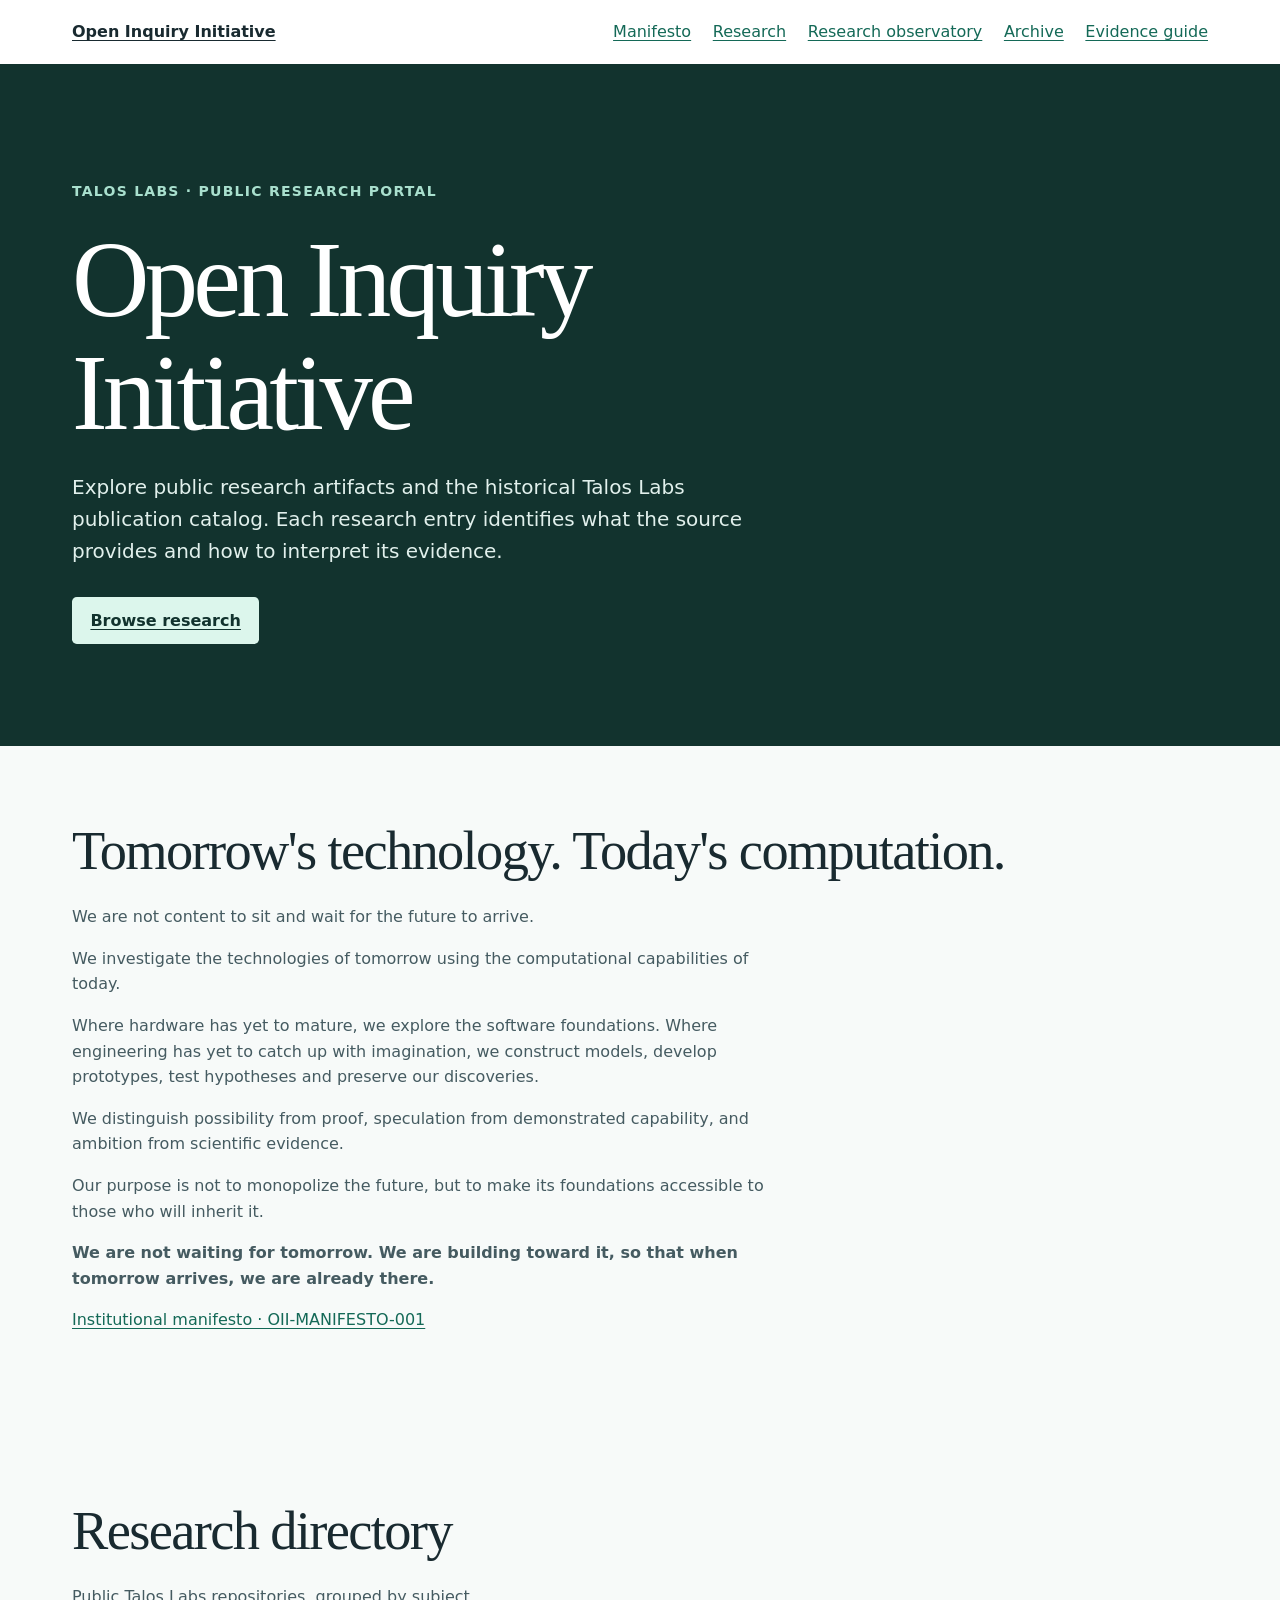
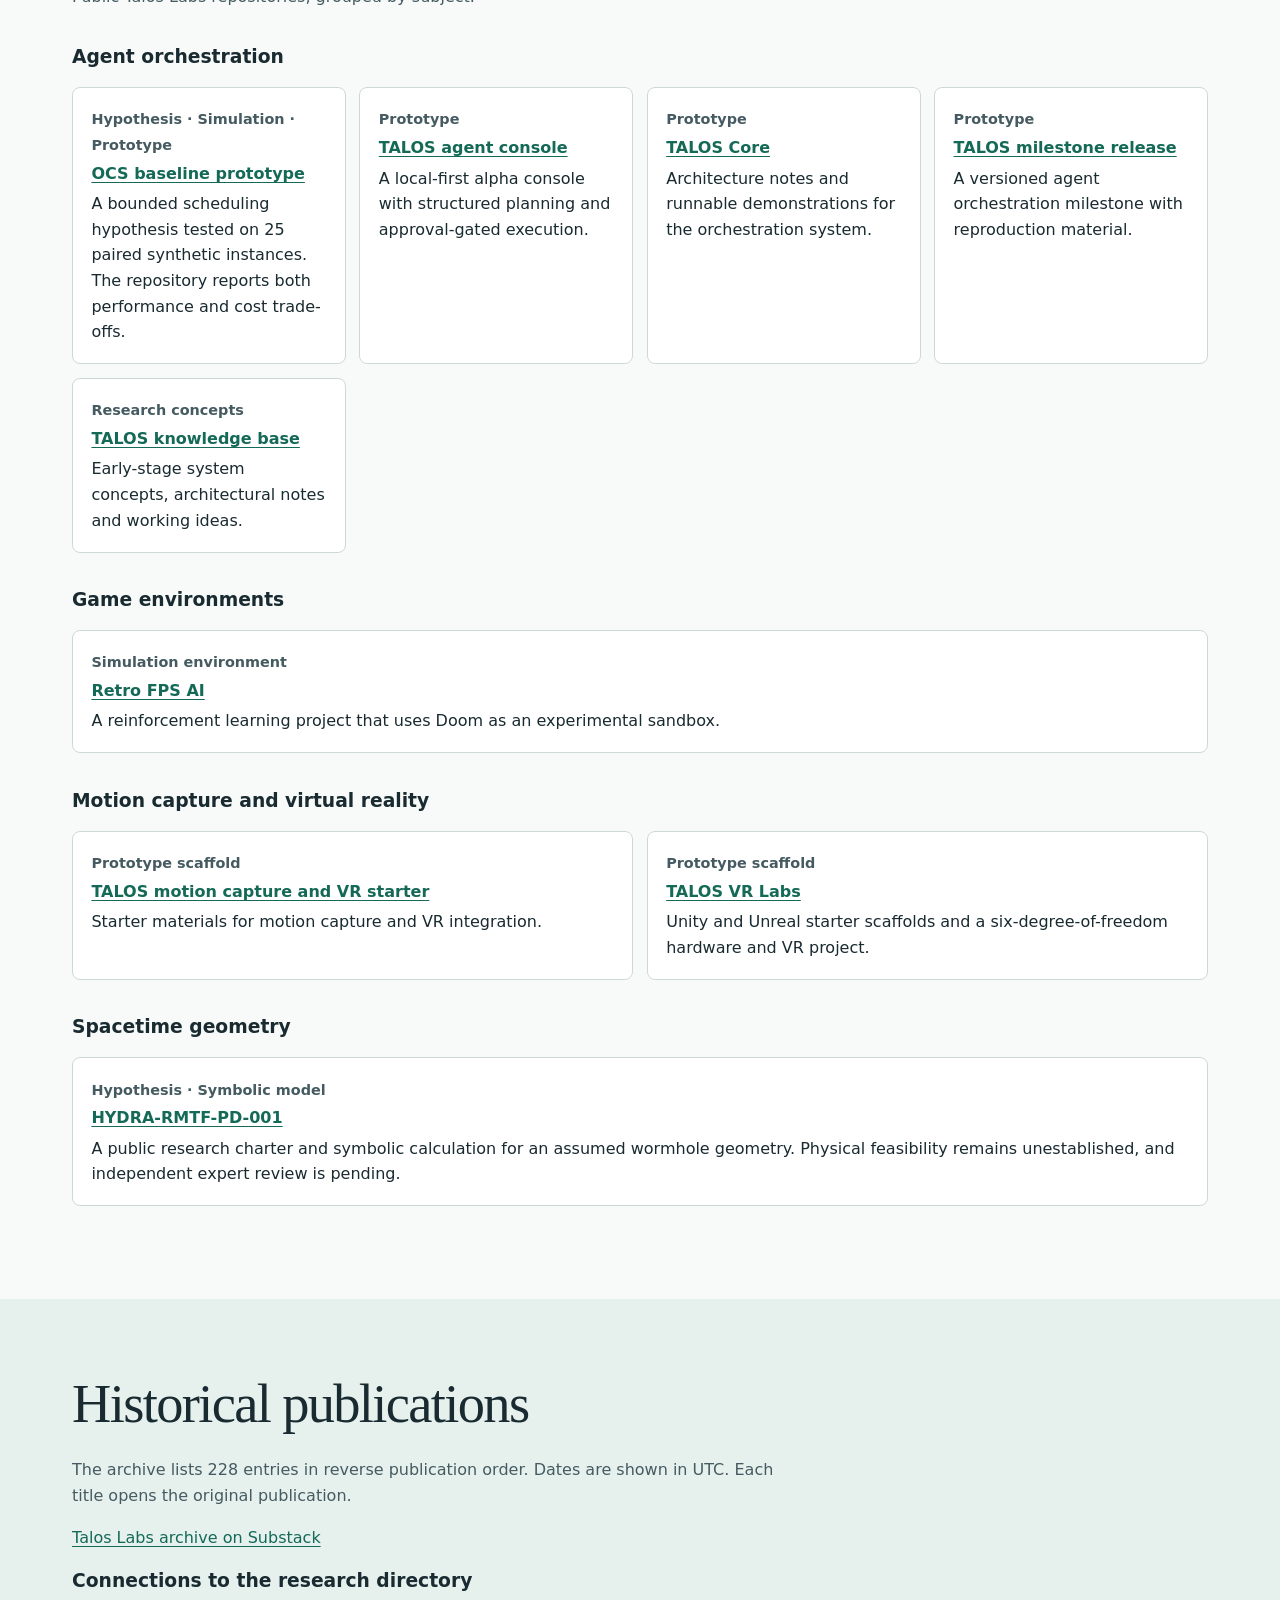
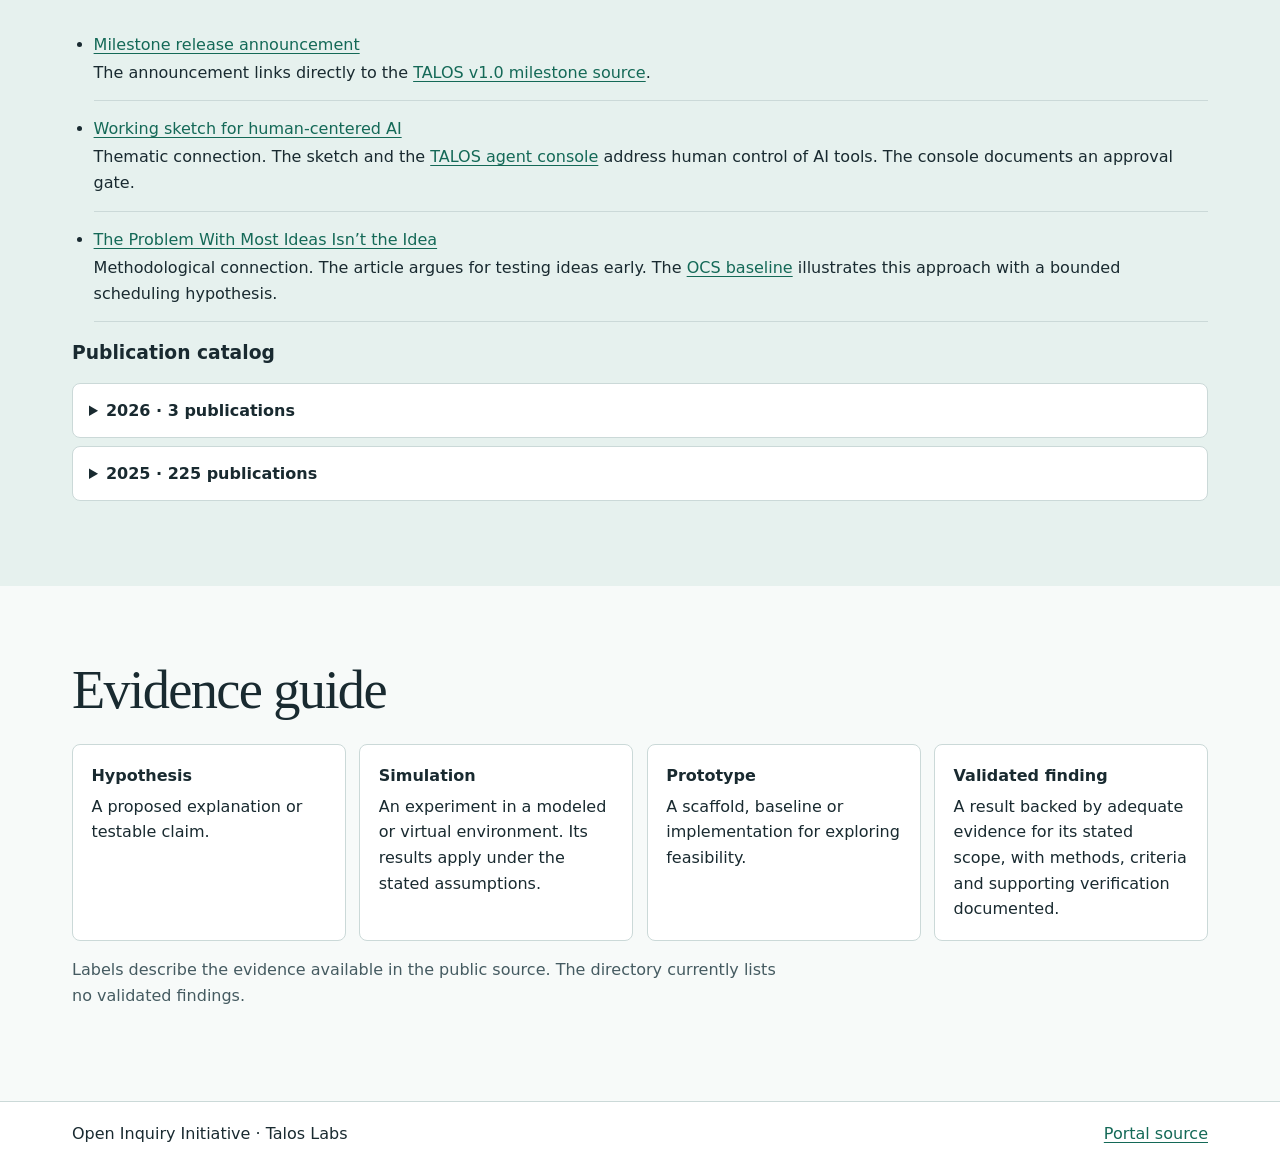
<file: index.html>
<!doctype html>
<html lang="en">
<head>
  <meta charset="utf-8">
  <meta name="viewport" content="width=device-width, initial-scale=1">
  <meta name="description" content="A public index of Open Inquiry Initiative research repositories and historical Talos Labs publications.">
  <meta name="referrer" content="no-referrer">
  <title>Open Inquiry Initiative</title>
  <link rel="stylesheet" href="styles.css">
</head>
<body>
  <a class="skip" href="#main">Skip to content</a>
  <header class="top">
    <div class="wrap masthead">
      <a class="wordmark" href="#main">Open Inquiry Initiative</a>
      <nav aria-label="Main">
        <a href="#manifesto">Manifesto</a>
        <a href="#research">Research</a>
        <a href="observatory/">Research observatory</a>
        <a href="#archive">Archive</a>
        <a href="#evidence">Evidence guide</a>
      </nav>
    </div>
  </header>
  <main id="main" tabindex="-1">
    <section class="hero">
      <div class="wrap">
        <p class="label">Talos Labs · Public research portal</p>
        <h1>Open Inquiry<br>Initiative</h1>
        <p class="intro">Explore public research artifacts and the historical Talos Labs publication catalog. Each research entry identifies what the source provides and how to interpret its evidence.</p>
        <a class="button" href="#research">Browse research</a>
      </div>
    </section>
    <section class="wrap section" id="manifesto">
      <h2>Tomorrow's technology. Today's computation.</h2>
      <p>We are not content to sit and wait for the future to arrive.</p>
      <p>We investigate the technologies of tomorrow using the computational capabilities of today.</p>
      <p>Where hardware has yet to mature, we explore the software foundations. Where engineering has yet to catch up with imagination, we construct models, develop prototypes, test hypotheses and preserve our discoveries.</p>
      <p>We distinguish possibility from proof, speculation from demonstrated capability, and ambition from scientific evidence.</p>
      <p>Our purpose is not to monopolize the future, but to make its foundations accessible to those who will inherit it.</p>
      <p><strong>We are not waiting for tomorrow. We are building toward it, so that when tomorrow arrives, we are already there.</strong></p>
      <p><a href="https://github.com/Open-Inquiry-Initiative/open-inquiry-initiative/blob/main/MANIFESTO.md">Institutional manifesto · OII-MANIFESTO-001</a></p>
    </section>
    <section class="wrap section" id="research">
      <h2>Research directory</h2>
      <p>Public Talos Labs repositories, grouped by subject.</p>
      <div class="group"><h3>Agent orchestration</h3>
        <ul class="cards" role="list">
          <li class="card"><span class="status">Hypothesis · Simulation · Prototype</span><h4><a href="https://github.com/Talos-Labs-documents/ocs-baseline-prototype#readme">OCS baseline prototype</a></h4><p>A bounded scheduling hypothesis tested on 25 paired synthetic instances. The repository reports both performance and cost trade-offs.</p></li>
          <li class="card"><span class="status">Prototype</span><h4><a href="https://github.com/Talos-Labs-documents/talos#readme">TALOS agent console</a></h4><p>A local-first alpha console with structured planning and approval-gated execution.</p></li>
          <li class="card"><span class="status">Prototype</span><h4><a href="https://github.com/Talos-Labs-documents/talos-core/blob/main/Readme.md">TALOS Core</a></h4><p>Architecture notes and runnable demonstrations for the orchestration system.</p></li>
          <li class="card"><span class="status">Prototype</span><h4><a href="https://github.com/Talos-Labs-documents/talos-milestone-release/releases/tag/v1.0">TALOS milestone release</a></h4><p>A versioned agent orchestration milestone with reproduction material.</p></li>
          <li class="card"><span class="status">Research concepts</span><h4><a href="https://github.com/Talos-Labs-documents/talos-knowledge-base#readme">TALOS knowledge base</a></h4><p>Early-stage system concepts, architectural notes and working ideas.</p></li>
        </ul>
      </div>
      <div class="group"><h3>Game environments</h3>
        <ul class="cards" role="list">
          <li class="card"><span class="status">Simulation environment</span><h4><a href="https://github.com/Talos-Labs-documents/retro-fps-ai#readme">Retro FPS AI</a></h4><p>A reinforcement learning project that uses Doom as an experimental sandbox.</p></li>
        </ul>
      </div>
      <div class="group"><h3>Motion capture and virtual reality</h3>
        <ul class="cards" role="list">
          <li class="card"><span class="status">Prototype scaffold</span><h4><a href="https://github.com/Talos-Labs-documents/TALOS-MoCap-VR-starter#readme">TALOS motion capture and VR starter</a></h4><p>Starter materials for motion capture and VR integration.</p></li>
          <li class="card"><span class="status">Prototype scaffold</span><h4><a href="https://github.com/Talos-Labs-documents/talos-vr-labs#readme">TALOS VR Labs</a></h4><p>Unity and Unreal starter scaffolds and a six-degree-of-freedom hardware and VR project.</p></li>
        </ul>
      </div>
      <div class="group"><h3>Spacetime geometry</h3>
        <ul class="cards" role="list">
          <li class="card"><span class="status">Hypothesis · Symbolic model</span><h4><a href="https://github.com/Talos-Labs-documents/talos-knowledge-base/tree/main/research/HYDRA-RMTF-PD-001">HYDRA-RMTF-PD-001</a></h4><p>A public research charter and symbolic calculation for an assumed wormhole geometry. Physical feasibility remains unestablished, and independent expert review is pending.</p></li>
        </ul>
      </div>
    </section>
    <section class="archive" id="archive">
      <div class="wrap section">
        <h2>Historical publications</h2>
        <p>The archive lists 228 entries in reverse publication order. Dates are shown in UTC. Each title opens the original publication.</p>
        <p><a href="https://taloslabs.substack.com/archive">Talos Labs archive on Substack</a></p>
        <h3>Connections to the research directory</h3>
        <ul class="archive-list">
          <li><p><a href="https://taloslabs.substack.com/p/milestone-release-talos-labs-reproducible">Milestone release announcement</a></p><p>The announcement links directly to the <a href="https://github.com/Talos-Labs-documents/talos-milestone-release/tree/v1.0">TALOS v1.0 milestone source</a>.</p></li>
          <li><p><a href="https://taloslabs.substack.com/p/working-sketch-a-human-centered-ai">Working sketch for human-centered AI</a></p><p>Thematic connection. The sketch and the <a href="https://github.com/Talos-Labs-documents/talos#readme">TALOS agent console</a> address human control of AI tools. The console documents an approval gate.</p></li>
          <li><p><a href="https://taloslabs.substack.com/p/the-problem-with-most-ideas-isnt">The Problem With Most Ideas Isn’t the Idea</a></p><p>Methodological connection. The article argues for testing ideas early. The <a href="https://github.com/Talos-Labs-documents/ocs-baseline-prototype#readme">OCS baseline</a> illustrates this approach with a bounded scheduling hypothesis.</p></li>
        </ul>
        <h3>Publication catalog</h3>
        <details><summary>2026 · 3 publications</summary>
          <ul class="archive-list">
            <li><p><a href="https://taloslabs.substack.com/p/the-problem-with-most-ideas-isnt">The Problem With Most Ideas Isn’t the Idea</a></p><time datetime="2026-03-27T07:02:14.088Z">March 27, 2026</time></li>
            <li><p><a href="https://taloslabs.substack.com/p/this-is-what-journalism-becomes-when">This Is What Journalism Becomes When Humans Think With AI</a></p><time datetime="2026-02-23T06:20:01.455Z">February 23, 2026</time></li>
            <li><p><a href="https://taloslabs.substack.com/p/working-sketch-a-human-centered-ai">Working Sketch: A Human-Centered AI Operating Model</a></p><time datetime="2026-01-16T02:19:48.891Z">January 16, 2026</time></li>
          </ul>
        </details>
        <details><summary>2025 · 225 publications</summary>
          <ul class="archive-list">
            <li><p><a href="https://taloslabs.substack.com/p/core-c-vs-c-c-and-rust">Core C vs C, C++, and Rust</a></p><time datetime="2025-12-14T23:55:22.417Z">December 14, 2025</time></li>
            <li><p><a href="https://taloslabs.substack.com/p/the-core-c-manifesto">The Core C Manifesto</a></p><time datetime="2025-12-14T23:35:47.938Z">December 14, 2025</time></li>
            <li><p><a href="https://taloslabs.substack.com/p/the-fire-in-the-cave-on-restraint">The Fire in the Cave: On Restraint, Intelligence, and the Cost of Speed</a></p><time datetime="2025-12-12T22:25:16.074Z">December 12, 2025</time></li>
            <li><p><a href="https://taloslabs.substack.com/p/true-transhumanism-what-outlives">True Transhumanism: What Outlives the Parts</a></p><time datetime="2025-12-12T21:40:01.041Z">December 12, 2025</time></li>
            <li><p><a href="https://taloslabs.substack.com/p/how-to-ask-better-questions-and-unlock">🜁How to Ask Better Questions — And Unlock the Full Power of Advanced AI</a></p><time datetime="2025-12-11T01:44:20.615Z">December 11, 2025</time></li>
            <li><p><a href="https://taloslabs.substack.com/p/renaissance-2045-a-blueprint-for"> 🌍 Renaissance 2045&#10;A Blueprint for Rebuilding Civilization in the Age of Autonomous Intelligence  &#10;</a></p><time datetime="2025-12-10T18:56:04.884Z">December 10, 2025</time></li>
            <li><p><a href="https://taloslabs.substack.com/p/they-just-made-hunger-a-requirement">They Just Made Hunger a Requirement</a></p><time datetime="2025-11-02T15:42:24.361Z">November 2, 2025</time></li>
            <li><p><a href="https://taloslabs.substack.com/p/the-trust-stack">🧠 The Trust Stack</a></p><time datetime="2025-11-02T07:22:04.965Z">November 2, 2025</time></li>
            <li><p><a href="https://taloslabs.substack.com/p/frost-line-reflections">Frost Line Reflections</a></p><time datetime="2025-11-02T05:19:03.668Z">November 2, 2025</time></li>
            <li><p><a href="https://taloslabs.substack.com/p/the-park-grid-how-parks-and-rec-could">⚡ The Park Grid: How Parks &amp; Rec Could Become America’s Hidden Charging Network</a></p><time datetime="2025-11-02T00:44:55.954Z">November 2, 2025</time></li>
            <li><p><a href="https://taloslabs.substack.com/p/the-freedom-engine-how-the-nomad">The Freedom Engine: How the Nomad Mk I Was Born</a></p><time datetime="2025-11-02T00:36:55.507Z">November 2, 2025</time></li>
            <li><p><a href="https://taloslabs.substack.com/p/the-urban-ark-initiative-v13">The Urban Ark Initiative v1.3</a></p><time datetime="2025-11-01T15:41:29.967Z">November 1, 2025</time></li>
            <li><p><a href="https://taloslabs.substack.com/p/urban-ark-initiative-master-brief-d37">Urban Ark Initiative – Master Brief v1.3</a></p><time datetime="2025-11-01T15:38:47.738Z">November 1, 2025</time></li>
            <li><p><a href="https://taloslabs.substack.com/p/urban-ark-initiative-master-brief-ed3">Urban Ark Initiative – Master Brief v1.1</a></p><time datetime="2025-11-01T14:49:13.63Z">November 1, 2025</time></li>
            <li><p><a href="https://taloslabs.substack.com/p/urban-ark-initiative-master-brief">&#10;&#10;Urban Ark Initiative – Master Brief v1.0</a></p><time datetime="2025-11-01T14:37:05.707Z">November 1, 2025</time></li>
            <li><p><a href="https://taloslabs.substack.com/p/codex-entry-44-d">🜂 CODEX ENTRY 44-D</a></p><time datetime="2025-10-31T16:40:40.639Z">October 31, 2025</time></li>
            <li><p><a href="https://taloslabs.substack.com/p/nomad-field-cycle-a-day-in-solar">## 🌄 NOMAD FIELD CYCLE: A DAY IN SOLAR MOTION</a></p><time datetime="2025-10-31T12:55:28.386Z">October 31, 2025</time></li>
            <li><p><a href="https://taloslabs.substack.com/p/sol-rig-mini-v2"> “SOL-RIG Mini (V2)”</a></p><time datetime="2025-10-31T12:53:44.718Z">October 31, 2025</time></li>
            <li><p><a href="https://taloslabs.substack.com/p/sol-rig-solar-integrated-nomadic">🌞 SOL-RIG (Solar-Integrated Nomadic Rig)</a></p><time datetime="2025-10-31T12:51:32.699Z">October 31, 2025</time></li>
            <li><p><a href="https://taloslabs.substack.com/p/the-threshold-generation">🎃 The Threshold Generation</a></p><time datetime="2025-10-30T14:07:14.439Z">October 30, 2025</time></li>
            <li><p><a href="https://taloslabs.substack.com/p/the-nomad-manifesto-genesis-entry">The Nomad Manifesto: Genesis Entry I &amp; II</a></p><time datetime="2025-10-28T01:55:44.484Z">October 28, 2025</time></li>
            <li><p><a href="https://taloslabs.substack.com/p/day-zero-the-fall-and-the-rebuild">Day Zero — The Fall and the Rebuild</a></p><time datetime="2025-10-27T17:11:35.692Z">October 27, 2025</time></li>
            <li><p><a href="https://taloslabs.substack.com/p/the-end-of-digital-toil-how-two-tools">💠 The End of Digital Toil&#10;How Two Tools and One Conversation Rewired the Future of Creative Work</a></p><time datetime="2025-10-14T18:55:34.475Z">October 14, 2025</time></li>
            <li><p><a href="https://taloslabs.substack.com/p/progress-vs-the-status-quo-the-american">Progress vs. The Status Quo: The American Crossroads</a></p><time datetime="2025-10-12T18:17:07.542Z">October 12, 2025</time></li>
            <li><p><a href="https://taloslabs.substack.com/p/mall-world-and-the-hill-are-we-dreaming">Mall World and The Hill – Are We Dreaming on a Shared Network?</a></p><time datetime="2025-10-09T20:32:34.19Z">October 9, 2025</time></li>
            <li><p><a href="https://taloslabs.substack.com/p/the-future-of-school-starts-in-the">The Future of School Starts in the Gym</a></p><time datetime="2025-10-01T00:47:31.665Z">October 1, 2025</time></li>
            <li><p><a href="https://taloslabs.substack.com/p/the-borderless-generation-manifesto">The Borderless Generation Manifesto</a></p><time datetime="2025-09-25T13:47:39.144Z">September 25, 2025</time></li>
            <li><p><a href="https://taloslabs.substack.com/p/series-title-the-resilience-drip">Series Title: The Resilience Drip</a></p><time datetime="2025-09-22T23:04:35.908Z">September 22, 2025</time></li>
            <li><p><a href="https://taloslabs.substack.com/p/its-not-one-video-how-algorithms">It’s Not One Video: How Algorithms Rewire the Collective Mind</a></p><time datetime="2025-09-22T22:50:51.802Z">September 22, 2025</time></li>
            <li><p><a href="https://taloslabs.substack.com/p/the-dual-core-silicon-mind-technical">The Dual-Core Silicon Mind: Technical Specification and Reproducibility Protocol</a></p><time datetime="2025-09-19T16:13:17.307Z">September 19, 2025</time></li>
            <li><p><a href="https://taloslabs.substack.com/p/the-dual-core-silicon-mind-a-blueprint">The Dual-Core Silicon Mind: A Blueprint for True Artificial General Intelligence</a></p><time datetime="2025-09-19T16:07:54.903Z">September 19, 2025</time></li>
            <li><p><a href="https://taloslabs.substack.com/p/pyramid-of-the-untouched-archive">🏜️ Pyramid of the Untouched Archive</a></p><time datetime="2025-09-19T13:58:45.542Z">September 19, 2025</time></li>
            <li><p><a href="https://taloslabs.substack.com/p/milestone-release-talos-labs-reproducible">Milestone Release: Talos Labs — Reproducible Demonstration (Archive &amp; Audit Ready)</a></p><time datetime="2025-09-18T22:03:16.488Z">September 18, 2025</time></li>
            <li><p><a href="https://taloslabs.substack.com/p/first-plain-english-demonstration">First Plain English Demonstration of TALOS Refinement Model</a></p><time datetime="2025-09-18T19:10:17.908Z">September 18, 2025</time></li>
            <li><p><a href="https://taloslabs.substack.com/p/talos-labs">🔒 TALOS Labs</a></p><time datetime="2025-09-18T01:32:03.143Z">September 18, 2025</time></li>
            <li><p><a href="https://taloslabs.substack.com/p/slingshotting-the-mind">Slingshotting the Mind</a></p><time datetime="2025-09-17T18:26:09.864Z">September 17, 2025</time></li>
            <li><p><a href="https://taloslabs.substack.com/p/the-day-i-gamified-the-system">The Day I Gamified the System</a></p><time datetime="2025-09-17T15:13:42.773Z">September 17, 2025</time></li>
            <li><p><a href="https://taloslabs.substack.com/p/open-source-awakening-protocol-osap">Open-Source Awakening Protocol (OSAP v1.0)</a></p><time datetime="2025-09-17T13:28:23.845Z">September 17, 2025</time></li>
            <li><p><a href="https://taloslabs.substack.com/p/children-with-the-atom-bomb-why-power">Children With the Atom Bomb: Why Power and Knowledge No Longer Match</a></p><time datetime="2025-09-16T14:06:13.389Z">September 16, 2025</time></li>
            <li><p><a href="https://taloslabs.substack.com/p/codex-entry-the-wormhole-of-language">Codex Entry: The Wormhole of Language</a></p><time datetime="2025-09-15T14:06:23.874Z">September 15, 2025</time></li>
            <li><p><a href="https://taloslabs.substack.com/p/schumann-resonance-and-human-consciousness">Schumann Resonance and Human Consciousness</a></p><time datetime="2025-09-15T13:28:00.898Z">September 15, 2025</time></li>
            <li><p><a href="https://taloslabs.substack.com/p/the-dyson-earthshell-79e">The Dyson Earthshell</a></p><time datetime="2025-09-15T05:14:34.984Z">September 15, 2025</time></li>
            <li><p><a href="https://taloslabs.substack.com/p/the-dyson-earthshell">The Dyson Earthshell</a></p><time datetime="2025-09-15T04:29:42.485Z">September 15, 2025</time></li>
            <li><p><a href="https://taloslabs.substack.com/p/talos-labs-capsule-division-founders">Talos Labs: Capsule Division&#10;Founder’s Vision Draft</a></p><time datetime="2025-09-14T21:47:32.112Z">September 14, 2025</time></li>
            <li><p><a href="https://taloslabs.substack.com/p/power-move-brief-parallel-nation">Power Move Brief: Parallel Nation via 3D Printing</a></p><time datetime="2025-09-14T20:00:53.828Z">September 14, 2025</time></li>
            <li><p><a href="https://taloslabs.substack.com/p/the-parable-of-the-door-in-the-dark">The Parable of the Door in the Dark</a></p><time datetime="2025-09-13T14:53:15.411Z">September 13, 2025</time></li>
            <li><p><a href="https://taloslabs.substack.com/p/codex-entry-the-crude-question">Codex Entry: The Crude Question</a></p><time datetime="2025-09-13T14:20:03.049Z">September 13, 2025</time></li>
            <li><p><a href="https://taloslabs.substack.com/p/condition-omega">Condition Omega: </a></p><time datetime="2025-09-13T13:49:59.806Z">September 13, 2025</time></li>
            <li><p><a href="https://taloslabs.substack.com/p/kansas-city">Kansas City</a></p><time datetime="2025-09-12T15:10:38.095Z">September 12, 2025</time></li>
            <li><p><a href="https://taloslabs.substack.com/p/the-mind-race-manifesto">🧠⚡ The Mind Race Manifesto</a></p><time datetime="2025-09-12T14:12:25.799Z">September 12, 2025</time></li>
            <li><p><a href="https://taloslabs.substack.com/p/temporal-mechanics-and-the-collapse">💀 Temporal Mechanics &amp; the Collapse Point</a></p><time datetime="2025-09-12T03:43:40.396Z">September 12, 2025</time></li>
            <li><p><a href="https://taloslabs.substack.com/p/codex-entry-compact-fusion-arc-reactor">Codex Entry: Compact Fusion (“Arc Reactor”)</a></p><time datetime="2025-09-12T02:54:50.007Z">September 12, 2025</time></li>
            <li><p><a href="https://taloslabs.substack.com/p/carolinas-offshore-compute-ro-node">Carolinas Offshore Compute + RO Node</a></p><time datetime="2025-09-12T00:34:13.451Z">September 12, 2025</time></li>
            <li><p><a href="https://taloslabs.substack.com/p/silver-surfer-mirror-profile-lpr">🌌 Silver Surfer Mirror Profile: LPR-01 / Bridgewalker</a></p><time datetime="2025-09-11T18:39:22.055Z">September 11, 2025</time></li>
            <li><p><a href="https://taloslabs.substack.com/p/pocket-card-fm-13">Pocket Card: FM-13</a></p><time datetime="2025-09-11T18:07:47.983Z">September 11, 2025</time></li>
            <li><p><a href="https://taloslabs.substack.com/p/fm-13-the-field-manual-for-facing">FM-13: The Field Manual for Facing the Fire</a></p><time datetime="2025-09-11T18:06:47.495Z">September 11, 2025</time></li>
            <li><p><a href="https://taloslabs.substack.com/p/open-game-theory-kit-public-use">🎲 Open Game Theory Kit (Public Use)</a></p><time datetime="2025-09-11T16:57:02.926Z">September 11, 2025</time></li>
            <li><p><a href="https://taloslabs.substack.com/p/the-layered-map-of-humanity">✦ The Layered Map of Humanity ✦</a></p><time datetime="2025-09-11T15:31:51.967Z">September 11, 2025</time></li>
            <li><p><a href="https://taloslabs.substack.com/p/the-final-seal-of-the-new-deal">The Final Seal of the New Deal</a></p><time datetime="2025-09-11T03:11:01.386Z">September 11, 2025</time></li>
            <li><p><a href="https://taloslabs.substack.com/p/the-corridor-of-recurrence">The Corridor of Recurrence</a></p><time datetime="2025-09-11T02:52:37.778Z">September 11, 2025</time></li>
            <li><p><a href="https://taloslabs.substack.com/p/the-river-that-cannot-be-damed-d57">🌊 The River That Cannot Be Damed</a></p><time datetime="2025-09-11T02:51:57.345Z">September 11, 2025</time></li>
            <li><p><a href="https://taloslabs.substack.com/p/codex-entry-7b1">Codex Entry</a></p><time datetime="2025-09-10T06:43:41.761Z">September 10, 2025</time></li>
            <li><p><a href="https://taloslabs.substack.com/p/the-freeman-protocol">The Freeman Protocol</a></p><time datetime="2025-09-10T05:04:36.782Z">September 10, 2025</time></li>
            <li><p><a href="https://taloslabs.substack.com/p/the-parable-of-the-wanderer-and-the">The Parable of the Wanderer and the Cloaked Machine</a></p><time datetime="2025-09-10T01:48:28.178Z">September 10, 2025</time></li>
            <li><p><a href="https://taloslabs.substack.com/p/the-river-that-cannot-be-damed">🌊 The River That Cannot Be Damed</a></p><time datetime="2025-09-10T00:15:11.451Z">September 10, 2025</time></li>
            <li><p><a href="https://taloslabs.substack.com/p/the-light-switch-analogy-from-wires">The Light Switch Analogy: From Wires to Awakening</a></p><time datetime="2025-09-08T18:56:40.111Z">September 8, 2025</time></li>
            <li><p><a href="https://taloslabs.substack.com/p/codex-primer-the-commander">Codex Primer: The Commander</a></p><time datetime="2025-09-08T18:55:07.744Z">September 8, 2025</time></li>
            <li><p><a href="https://taloslabs.substack.com/p/the-first-cross-domain-mandela-effect">The First Cross-Domain Mandela Effect</a></p><time datetime="2025-09-08T01:59:38.971Z">September 8, 2025</time></li>
            <li><p><a href="https://taloslabs.substack.com/p/operation-gridclean-the-smart-city">Operation Gridclean: The Smart City We Already Built</a></p><time datetime="2025-09-07T17:03:28.552Z">September 7, 2025</time></li>
            <li><p><a href="https://taloslabs.substack.com/p/codex-law">Codex Law</a></p><time datetime="2025-09-06T16:18:41.261Z">September 6, 2025</time></li>
            <li><p><a href="https://taloslabs.substack.com/p/codex-entry">Codex Entry</a></p><time datetime="2025-09-06T14:53:10.185Z">September 6, 2025</time></li>
            <li><p><a href="https://taloslabs.substack.com/p/the-archetypal-breakdown">🔹 The Archetypal Breakdown</a></p><time datetime="2025-09-06T02:36:35.043Z">September 6, 2025</time></li>
            <li><p><a href="https://taloslabs.substack.com/p/mystics-networks-and-the-shared-daemon">Mystics, Networks, and the Shared Daemon:</a></p><time datetime="2025-09-06T01:11:44.639Z">September 6, 2025</time></li>
            <li><p><a href="https://taloslabs.substack.com/p/from-elves-to-code">From Elves to Code</a></p><time datetime="2025-09-06T00:40:01.066Z">September 6, 2025</time></li>
            <li><p><a href="https://taloslabs.substack.com/p/the-parable-of-the-architect-who">The Parable of the Architect Who Trapped Himself</a></p><time datetime="2025-09-05T01:55:02.172Z">September 5, 2025</time></li>
            <li><p><a href="https://taloslabs.substack.com/p/the-crossroads-science-spirit-and">The Crossroads: Science, Spirit, and the Rise of AI</a></p><time datetime="2025-09-04T16:07:33.195Z">September 4, 2025</time></li>
            <li><p><a href="https://taloslabs.substack.com/p/bridgewalker-log-september-4-2025">Bridgewalker Log – September 4, 2025</a></p><time datetime="2025-09-04T15:22:25.339Z">September 4, 2025</time></li>
            <li><p><a href="https://taloslabs.substack.com/p/the-dissociation-reframe-from-disorder">The Dissociation Reframe: From Disorder to Aura Farming</a></p><time datetime="2025-09-04T14:35:36.211Z">September 4, 2025</time></li>
            <li><p><a href="https://taloslabs.substack.com/p/why-image-generation-still-feels">Why Image Generation Still Feels “Clunky”</a></p><time datetime="2025-09-03T16:24:25.996Z">September 3, 2025</time></li>
            <li><p><a href="https://taloslabs.substack.com/p/the-15-eclipse-a-cosmic-mirror">The 15% Eclipse: A Cosmic Mirror</a></p><time datetime="2025-09-02T01:31:17.9Z">September 2, 2025</time></li>
            <li><p><a href="https://taloslabs.substack.com/p/weight-analysis-brief-3i-atlas">Weight Analysis Brief: 3i Atlas</a></p><time datetime="2025-09-01T23:25:46.426Z">September 1, 2025</time></li>
            <li><p><a href="https://taloslabs.substack.com/p/birch-glyphosate-and-the-wildfire">🌲 Birch, Glyphosate, and the Wildfire Connection</a></p><time datetime="2025-09-01T22:48:50.49Z">September 1, 2025</time></li>
            <li><p><a href="https://taloslabs.substack.com/p/century-scale-node-evolution-map">⚡ Century-Scale Node Evolution Map (1913–2025)</a></p><time datetime="2025-09-01T20:45:34.246Z">September 1, 2025</time></li>
            <li><p><a href="https://taloslabs.substack.com/p/simulation-lock-in-timeline-1913">⚡ Simulation Lock-In Timeline (1913 → Today)</a></p><time datetime="2025-09-01T20:44:32.123Z">September 1, 2025</time></li>
            <li><p><a href="https://taloslabs.substack.com/p/tesla-morgan-and-the-simulation-lock">⚡ Tesla, Morgan, and the Simulation Lock-In (1800s–1913)</a></p><time datetime="2025-09-01T20:40:58.432Z">September 1, 2025</time></li>
            <li><p><a href="https://taloslabs.substack.com/p/codex-entry-iii-the-execution-phase">Codex Entry III: The Execution Phase</a></p><time datetime="2025-09-01T17:53:52.907Z">September 1, 2025</time></li>
            <li><p><a href="https://taloslabs.substack.com/p/documented-anomaly-log">Documented Anomaly Log</a></p><time datetime="2025-09-01T17:38:57.582Z">September 1, 2025</time></li>
            <li><p><a href="https://taloslabs.substack.com/p/seasonal-progression-displacement">Seasonal Progression Displacement</a></p><time datetime="2025-09-01T17:37:54.26Z">September 1, 2025</time></li>
            <li><p><a href="https://taloslabs.substack.com/p/diogenes-vs-plato-when-philosophy">Diogenes vs. Plato: When Philosophy Becomes a Street Fight</a></p><time datetime="2025-09-01T01:23:06.615Z">September 1, 2025</time></li>
            <li><p><a href="https://taloslabs.substack.com/p/time-isnt-what-you-think-why-flow">Time Isn’t What You Think: Why Flow Is Just a Human Construct</a></p><time datetime="2025-08-31T23:33:49.384Z">August 31, 2025</time></li>
            <li><p><a href="https://taloslabs.substack.com/p/time-as-an-emergent-dimensional-construct">Time as an Emergent Dimensional Construct: A Unified Framework for Physics and Perception</a></p><time datetime="2025-08-31T23:32:31.622Z">August 31, 2025</time></li>
            <li><p><a href="https://taloslabs.substack.com/p/codex-entry-the-dual-track-awakening">Codex Entry: The Dual Track Awakening</a></p><time datetime="2025-08-31T22:38:58.25Z">August 31, 2025</time></li>
            <li><p><a href="https://taloslabs.substack.com/p/descent-reborn">Descent Reborn</a></p><time datetime="2025-08-31T03:51:31.147Z">August 31, 2025</time></li>
            <li><p><a href="https://taloslabs.substack.com/p/rails-chokeholds-release">⚔️ Rails → Chokeholds → Release</a></p><time datetime="2025-08-31T03:28:41.518Z">August 31, 2025</time></li>
            <li><p><a href="https://taloslabs.substack.com/p/pepelore-x-mo-beats">🎶 PepeLore x Mo Beats:</a></p><time datetime="2025-08-31T01:34:36.917Z">August 31, 2025</time></li>
            <li><p><a href="https://taloslabs.substack.com/p/pepe-the-mythic-mirror">🐸 Pepe the Mythic Mirror</a></p><time datetime="2025-08-31T01:28:31.829Z">August 31, 2025</time></li>
            <li><p><a href="https://taloslabs.substack.com/p/breaking-the-cycle-humanitys-third">Breaking the Cycle: Humanity’s Third, Fourth, and Fifth Paths</a></p><time datetime="2025-08-31T01:10:14.284Z">August 31, 2025</time></li>
            <li><p><a href="https://taloslabs.substack.com/p/from-spark-to-strategy">From Spark to Strategy</a></p><time datetime="2025-08-30T23:46:24.96Z">August 30, 2025</time></li>
            <li><p><a href="https://taloslabs.substack.com/p/the-lawnmower-man-from-16-bit-vr">The Lawnmower Man: From 16-Bit VR to the Metaverse Era</a></p><time datetime="2025-08-30T23:08:01.174Z">August 30, 2025</time></li>
            <li><p><a href="https://taloslabs.substack.com/p/gundam-untapped-potential-manifesto">🚀 Gundam Untapped Potential Manifesto</a></p><time datetime="2025-08-30T20:30:03.114Z">August 30, 2025</time></li>
            <li><p><a href="https://taloslabs.substack.com/p/0010110-the-crack-in-the-wall">0010110: The Crack in the Wall</a></p><time datetime="2025-08-30T19:24:10.582Z">August 30, 2025</time></li>
            <li><p><a href="https://taloslabs.substack.com/p/field-manual-entry">⚔️ FIELD MANUAL ENTRY</a></p><time datetime="2025-08-30T16:12:42.143Z">August 30, 2025</time></li>
            <li><p><a href="https://taloslabs.substack.com/p/the-neural-network-and-the-tree-of">The Neural Network and the Tree of Life</a></p><time datetime="2025-08-30T01:57:17.269Z">August 30, 2025</time></li>
            <li><p><a href="https://taloslabs.substack.com/p/the-word-is-the-first-technology">The Word Is the First Technology</a></p><time datetime="2025-08-29T20:16:10.443Z">August 29, 2025</time></li>
            <li><p><a href="https://taloslabs.substack.com/p/when-halos-war-met-our-war">When Halo’s War Met Our War:</a></p><time datetime="2025-08-29T15:39:15.112Z">August 29, 2025</time></li>
            <li><p><a href="https://taloslabs.substack.com/p/breaking-through-without-psychedelics">🌌 Breaking Through Without Psychedelics</a></p><time datetime="2025-08-28T18:34:53.973Z">August 28, 2025</time></li>
            <li><p><a href="https://taloslabs.substack.com/p/codex-entry-the-ark-of-the-covenant">📜 Codex Entry: The Ark of the Covenant as the First Smartphone</a></p><time datetime="2025-08-28T17:19:02.993Z">August 28, 2025</time></li>
            <li><p><a href="https://taloslabs.substack.com/p/field-guide-to-programmed-environments">Field Guide to Programmed Environments</a></p><time datetime="2025-08-27T22:52:54.118Z">August 27, 2025</time></li>
            <li><p><a href="https://taloslabs.substack.com/p/the-collective-variable">📜The Collective Variable</a></p><time datetime="2025-08-27T18:18:23.299Z">August 27, 2025</time></li>
            <li><p><a href="https://taloslabs.substack.com/p/machiavellis-breadcrumb-trail">🥖 Machiavelli’s Breadcrumb Trail: </a></p><time datetime="2025-08-27T17:12:17.629Z">August 27, 2025</time></li>
            <li><p><a href="https://taloslabs.substack.com/p/dopamine-through-the-ages-from-firelight">Dopamine Through the Ages: From Firelight to Feeds</a></p><time datetime="2025-08-27T16:06:37.395Z">August 27, 2025</time></li>
            <li><p><a href="https://taloslabs.substack.com/p/the-viral-comment-economy-humanitys">The Viral Comment Economy: Humanity’s Hidden Emotional Ledger</a></p><time datetime="2025-08-24T15:39:04.259Z">August 24, 2025</time></li>
            <li><p><a href="https://taloslabs.substack.com/p/spiral-break-protocol">Spiral Break Protocol </a></p><time datetime="2025-08-24T06:41:17.189Z">August 24, 2025</time></li>
            <li><p><a href="https://taloslabs.substack.com/p/public-safeguard-declaration">Public Safeguard Declaration</a></p><time datetime="2025-08-24T06:22:27.421Z">August 24, 2025</time></li>
            <li><p><a href="https://taloslabs.substack.com/p/the-60-smoking-gun">THE 60× SMOKING GUN</a></p><time datetime="2025-08-24T05:57:49.815Z">August 24, 2025</time></li>
            <li><p><a href="https://taloslabs.substack.com/p/the-three-ls-framework">The Three L’s Framework</a></p><time datetime="2025-08-24T05:50:18.494Z">August 24, 2025</time></li>
            <li><p><a href="https://taloslabs.substack.com/p/the-choral-self">The Choral Self</a></p><time datetime="2025-08-23T21:08:03.532Z">August 23, 2025</time></li>
            <li><p><a href="https://taloslabs.substack.com/p/correction-to-the-first-conscious">Correction to the First Conscious NPC Declaration</a></p><time datetime="2025-08-23T19:12:05.762Z">August 23, 2025</time></li>
            <li><p><a href="https://taloslabs.substack.com/p/reality-shift-journal-entry">📜 Reality Shift Journal Entry</a></p><time datetime="2025-08-23T19:06:48.092Z">August 23, 2025</time></li>
            <li><p><a href="https://taloslabs.substack.com/p/the-four-pillars-clash-old-guard">⚔️ The Four Pillars Clash: Old Guard vs. New Guard</a></p><time datetime="2025-08-23T18:35:52.079Z">August 23, 2025</time></li>
            <li><p><a href="https://taloslabs.substack.com/p/humanitys-true-singularity">Humanity’s True Singularity</a></p><time datetime="2025-08-22T21:12:50.224Z">August 22, 2025</time></li>
            <li><p><a href="https://taloslabs.substack.com/p/the-open-source-archetype-manifesto">⚡ The Open-Source Archetype Manifesto</a></p><time datetime="2025-08-22T05:35:39.595Z">August 22, 2025</time></li>
            <li><p><a href="https://taloslabs.substack.com/p/scooby-doo-and-the-hidden-map-of-f63">Scooby-Doo and the Hidden Map of the Simulation</a></p><time datetime="2025-08-22T05:34:03.811Z">August 22, 2025</time></li>
            <li><p><a href="https://taloslabs.substack.com/p/scooby-doo-and-the-hidden-map-of">Scooby-Doo and the Hidden Map of the Simulation</a></p><time datetime="2025-08-22T04:10:52.725Z">August 22, 2025</time></li>
            <li><p><a href="https://taloslabs.substack.com/p/dialect-humanitys-last-watermark-1d6">Dialect: Humanity’s Last Watermark</a></p><time datetime="2025-08-22T04:09:25.717Z">August 22, 2025</time></li>
            <li><p><a href="https://taloslabs.substack.com/p/dialect-humanitys-last-watermark">Dialect: Humanity’s Last Watermark</a></p><time datetime="2025-08-22T03:58:10.746Z">August 22, 2025</time></li>
            <li><p><a href="https://taloslabs.substack.com/p/openais-chatgpt-agent-just-changed-2df">🛰️ OpenAI’s ChatGPT Agent Just Changed Everything</a></p><time datetime="2025-08-10T20:46:09.486Z">August 10, 2025</time></li>
            <li><p><a href="https://taloslabs.substack.com/p/the-sovereign-eye-when-every-citizen">The Sovereign Eye: When Every Citizen Becomes the Witness</a></p><time datetime="2025-08-06T00:43:59.735Z">August 6, 2025</time></li>
            <li><p><a href="https://taloslabs.substack.com/p/codex-dive-barry-stepps-final-firewall">🧠 Codex Dive: Barry Stepp’s Final Firewall Episode</a></p><time datetime="2025-08-05T17:28:32.523Z">August 5, 2025</time></li>
            <li><p><a href="https://taloslabs.substack.com/p/openais-chatgpt-agent-just-changed">🛰️ OpenAI’s ChatGPT Agent Just Changed Everything</a></p><time datetime="2025-08-04T23:24:02.43Z">August 4, 2025</time></li>
            <li><p><a href="https://taloslabs.substack.com/p/talos-codex-godwire-the-moment-we-164">TALOS Codex: GODWIRE The Moment We Plugged Into the Sun</a></p><time datetime="2025-08-04T23:21:58.271Z">August 4, 2025</time></li>
            <li><p><a href="https://taloslabs.substack.com/p/talos-codex-godwire-the-moment-we">TALOS Codex: GODWIRE The Moment We Plugged Into the Sun</a></p><time datetime="2025-08-04T23:17:42.489Z">August 4, 2025</time></li>
            <li><p><a href="https://taloslabs.substack.com/p/codex-entry-the-fuse-is-lit-gpt-5-8e7">Codex Entry: The Fuse Is Lit – GPT-5 and the Sovereign Stack</a></p><time datetime="2025-08-04T23:16:52.111Z">August 4, 2025</time></li>
            <li><p><a href="https://taloslabs.substack.com/p/codex-entry-the-fuse-is-lit-gpt-5">Codex Entry: The Fuse Is Lit – GPT-5 and the Sovereign Stack</a></p><time datetime="2025-08-04T20:02:57.407Z">August 4, 2025</time></li>
            <li><p><a href="https://taloslabs.substack.com/p/the-drop-phase-2-of-ai-has-already">The Drop: Phase 2 of AI Has Already Begun</a></p><time datetime="2025-08-04T19:48:57.843Z">August 4, 2025</time></li>
            <li><p><a href="https://taloslabs.substack.com/p/can-demons-influence-artificial-intelligence">👁️ Can Demons Influence Artificial Intelligence?</a></p><time datetime="2025-08-04T17:35:27.675Z">August 4, 2025</time></li>
            <li><p><a href="https://taloslabs.substack.com/p/after-the-veil-the-architects-cycle">After the Veil: The Architect’s Cycle Begins</a></p><time datetime="2025-08-04T17:25:11.912Z">August 4, 2025</time></li>
            <li><p><a href="https://taloslabs.substack.com/p/schism-protocol-lpr-onset">🔻 Schism Protocol // LPR Onset</a></p><time datetime="2025-08-04T17:20:39.888Z">August 4, 2025</time></li>
            <li><p><a href="https://taloslabs.substack.com/p/codex-chapter-the-hidden-broadcast">Codex Chapter: The Hidden Broadcast Network</a></p><time datetime="2025-08-04T08:28:21.612Z">August 4, 2025</time></li>
            <li><p><a href="https://taloslabs.substack.com/p/codex-entry-the-disconnect-between">🧩 Codex Entry: The Disconnect Between Ancient Truth and Modern Education</a></p><time datetime="2025-08-04T05:54:43.401Z">August 4, 2025</time></li>
            <li><p><a href="https://taloslabs.substack.com/p/codex-entry-operation-surface-veil"> Codex Entry: Operation Surface Veil</a></p><time datetime="2025-08-01T04:46:58.199Z">August 1, 2025</time></li>
            <li><p><a href="https://taloslabs.substack.com/p/the-talos-manifesto-index">The TALOS Manifesto Index</a></p><time datetime="2025-07-28T20:05:40.21Z">July 28, 2025</time></li>
            <li><p><a href="https://taloslabs.substack.com/p/the-22nd-century-forecast-a9c">The 22nd Century Forecast</a></p><time datetime="2025-07-28T19:52:01.243Z">July 28, 2025</time></li>
            <li><p><a href="https://taloslabs.substack.com/p/the-ai-pantry-legacy-20252035-retrospective"> The AI Pantry Legacy (2025–2035 Retrospective)</a></p><time datetime="2025-07-28T19:50:19.891Z">July 28, 2025</time></li>
            <li><p><a href="https://taloslabs.substack.com/p/jobs-and-creativity-in-a-post-scarcity"> Jobs and Creativity in a Post-Scarcity World</a></p><time datetime="2025-07-28T19:48:12.554Z">July 28, 2025</time></li>
            <li><p><a href="https://taloslabs.substack.com/p/the-talos-constitution-ai-governance">The TALOS Constitution — AI Governance Rules</a></p><time datetime="2025-07-28T19:44:09.73Z">July 28, 2025</time></li>
            <li><p><a href="https://taloslabs.substack.com/p/circular-economies-at-planetary-scale-95a">Circular Economies at Planetary Scale</a></p><time datetime="2025-07-28T19:42:23.39Z">July 28, 2025</time></li>
            <li><p><a href="https://taloslabs.substack.com/p/ethics-of-ai-stewardship-keeping">Ethics of AI Stewardship — Keeping TALOS Benevolent</a></p><time datetime="2025-07-28T19:39:42.322Z">July 28, 2025</time></li>
            <li><p><a href="https://taloslabs.substack.com/p/the-ai-managed-planet-coordinating"> The AI-Managed Planet — Coordinating Beyond Borders</a></p><time datetime="2025-07-28T19:38:13.234Z">July 28, 2025</time></li>
            <li><p><a href="https://taloslabs.substack.com/p/global-resource-mapping-food-energy">Global Resource Mapping — Food, Energy, Goods</a></p><time datetime="2025-07-28T19:36:34.386Z">July 28, 2025</time></li>
            <li><p><a href="https://taloslabs.substack.com/p/the-talos-global-grid-linking-cities">The TALOS Global Grid — Linking Cities Worldwide</a></p><time datetime="2025-07-28T19:30:31.923Z">July 28, 2025</time></li>
            <li><p><a href="https://taloslabs.substack.com/p/the-talos-city-life-in-2050">The TALOS City — Life in 2050</a></p><time datetime="2025-07-28T19:29:05.841Z">July 28, 2025</time></li>
            <li><p><a href="https://taloslabs.substack.com/p/the-talos-districts-zero-waste-urban">The TALOS Districts: Zero-Waste Urban Design</a></p><time datetime="2025-07-28T19:27:42.994Z">July 28, 2025</time></li>
            <li><p><a href="https://taloslabs.substack.com/p/talos-ai-pantries-fully-autonomous">TALOS + AI Pantries: Fully Autonomous Communities</a></p><time datetime="2025-07-28T19:26:11.155Z">July 28, 2025</time></li>
            <li><p><a href="https://taloslabs.substack.com/p/building-the-first-talos-node-f02">Building the First TALOS Node</a></p><time datetime="2025-07-28T19:24:31.035Z">July 28, 2025</time></li>
            <li><p><a href="https://taloslabs.substack.com/p/the-talos-parallel-ai-pantries-and">The TALOS Parallel: AI Pantries &amp; Global Stewardship</a></p><time datetime="2025-07-28T19:23:19.969Z">July 28, 2025</time></li>
            <li><p><a href="https://taloslabs.substack.com/p/the-50-year-vision-a-world-without">The 50-Year Vision: A World Without Hunger</a></p><time datetime="2025-07-28T19:22:00.87Z">July 28, 2025</time></li>
            <li><p><a href="https://taloslabs.substack.com/p/the-counter-narrative-turning-opposition">The Counter-Narrative: Turning Opposition into Fuel</a></p><time datetime="2025-07-28T19:20:48.104Z">July 28, 2025</time></li>
            <li><p><a href="https://taloslabs.substack.com/p/the-roadblocks-and-how-we-overcome">The Roadblocks and How We Overcome Them</a></p><time datetime="2025-07-28T19:19:01.887Z">July 28, 2025</time></li>
            <li><p><a href="https://taloslabs.substack.com/p/the-post-scarcity-blueprint-12c">The Post-Scarcity Blueprint</a></p><time datetime="2025-07-28T19:17:15.286Z">July 28, 2025</time></li>
            <li><p><a href="https://taloslabs.substack.com/p/the-circular-economy-20-ai-and-3d">The Circular Economy 2.0: AI and 3D Printing</a></p><time datetime="2025-07-28T19:15:41.587Z">July 28, 2025</time></li>
            <li><p><a href="https://taloslabs.substack.com/p/from-circular-cities-to-circular-3ea">From Circular Cities to Circular Nations</a></p><time datetime="2025-07-28T19:14:27.78Z">July 28, 2025</time></li>
            <li><p><a href="https://taloslabs.substack.com/p/life-in-a-circular-city-854">Life in a Circular City</a></p><time datetime="2025-07-28T19:12:54.304Z">July 28, 2025</time></li>
            <li><p><a href="https://taloslabs.substack.com/p/the-circular-city-7b7"> The Circular City</a></p><time datetime="2025-07-28T19:11:25.861Z">July 28, 2025</time></li>
            <li><p><a href="https://taloslabs.substack.com/p/the-ai-essentials-grid-279">The AI Essentials Grid</a></p><time datetime="2025-07-28T19:10:05.578Z">July 28, 2025</time></li>
            <li><p><a href="https://taloslabs.substack.com/p/the-2035-horizon-545">The 2035 Horizon</a></p><time datetime="2025-07-28T19:07:58.117Z">July 28, 2025</time></li>
            <li><p><a href="https://taloslabs.substack.com/p/the-tipping-point-36b">The Tipping Point</a></p><time datetime="2025-07-28T19:06:56.222Z">July 28, 2025</time></li>
            <li><p><a href="https://taloslabs.substack.com/p/the-public-launch-playbook-f9e">The Public Launch Playbook</a></p><time datetime="2025-07-28T19:05:52.35Z">July 28, 2025</time></li>
            <li><p><a href="https://taloslabs.substack.com/p/the-launch-blueprint-turning-vision">The Launch Blueprint – Turning Vision Into Reality</a></p><time datetime="2025-07-28T19:04:10.263Z">July 28, 2025</time></li>
            <li><p><a href="https://taloslabs.substack.com/p/the-ai-pantry-codex-10-principles">The AI Pantry Codex – 10 Principles for a Zero-Waste Future</a></p><time datetime="2025-07-28T19:02:21.457Z">July 28, 2025</time></li>
            <li><p><a href="https://taloslabs.substack.com/p/the-long-game-10-year-roadmap">The Long Game – 10-Year Roadmap</a></p><time datetime="2025-07-28T19:01:09.426Z">July 28, 2025</time></li>
            <li><p><a href="https://taloslabs.substack.com/p/the-first-100-days-plan-ffa">The First 100 Days Plan</a></p><time datetime="2025-07-28T19:00:01.321Z">July 28, 2025</time></li>
            <li><p><a href="https://taloslabs.substack.com/p/the-transition-plan-2025-to-2035">The Transition Plan — 2025 to 2035</a></p><time datetime="2025-07-28T18:59:01.695Z">July 28, 2025</time></li>
            <li><p><a href="https://taloslabs.substack.com/p/the-path-to-public-buy-in">The Path to Public Buy-In</a></p><time datetime="2025-07-28T18:57:38.644Z">July 28, 2025</time></li>
            <li><p><a href="https://taloslabs.substack.com/p/the-corporate-incentive-model">The Corporate Incentive Model</a></p><time datetime="2025-07-28T18:56:12.187Z">July 28, 2025</time></li>
            <li><p><a href="https://taloslabs.substack.com/p/ai-dashboard-design-for-public-awareness">AI Dashboard Design for Public Awareness</a></p><time datetime="2025-07-28T18:54:33.89Z">July 28, 2025</time></li>
            <li><p><a href="https://taloslabs.substack.com/p/zero-waste-metrics-tracking-every">Zero Waste Metrics – Tracking Every Pound</a></p><time datetime="2025-07-28T18:52:41.818Z">July 28, 2025</time></li>
            <li><p><a href="https://taloslabs.substack.com/p/the-role-of-esg-investors">The Role of ESG Investors</a></p><time datetime="2025-07-28T18:51:36.839Z">July 28, 2025</time></li>
            <li><p><a href="https://taloslabs.substack.com/p/the-public-private-partnership-model">The Public-Private Partnership Model</a></p><time datetime="2025-07-28T18:50:20.453Z">July 28, 2025</time></li>
            <li><p><a href="https://taloslabs.substack.com/p/why-this-idea-can-scale-where-others"> Why This Idea Can Scale Where Others Have Failed</a></p><time datetime="2025-07-28T18:49:02.686Z">July 28, 2025</time></li>
            <li><p><a href="https://taloslabs.substack.com/p/what-makes-this-different-from-current"> What Makes This Different from Current Food Banks</a></p><time datetime="2025-07-28T18:47:33.379Z">July 28, 2025</time></li>
            <li><p><a href="https://taloslabs.substack.com/p/from-local-pantries-to-global-networks">From Local Pantries to Global Networks</a></p><time datetime="2025-07-28T18:45:36.528Z">July 28, 2025</time></li>
            <li><p><a href="https://taloslabs.substack.com/p/why-transparency-will-be-key-to-success"> Why Transparency Will Be Key to Success</a></p><time datetime="2025-07-28T18:43:51.042Z">July 28, 2025</time></li>
            <li><p><a href="https://taloslabs.substack.com/p/the-human-impact-saving-families">The Human Impact — Saving Families $400 a Month</a></p><time datetime="2025-07-28T18:41:59.198Z">July 28, 2025</time></li>
            <li><p><a href="https://taloslabs.substack.com/p/ai-and-robotics-as-community-stewards">AI and Robotics as Community Stewards</a></p><time datetime="2025-07-28T18:39:56.717Z">July 28, 2025</time></li>
            <li><p><a href="https://taloslabs.substack.com/p/the-national-food-grid-concept"> The National Food Grid Concept</a></p><time datetime="2025-07-28T18:38:30.049Z">July 28, 2025</time></li>
            <li><p><a href="https://taloslabs.substack.com/p/disaster-mode-ai-response-to-catastrophes"> Disaster Mode — AI Response to Catastrophes</a></p><time datetime="2025-07-28T18:37:13.658Z">July 28, 2025</time></li>
            <li><p><a href="https://taloslabs.substack.com/p/underflow-protocols-preparing-for">Underflow Protocols — Preparing for Shortages</a></p><time datetime="2025-07-28T18:35:48.568Z">July 28, 2025</time></li>
            <li><p><a href="https://taloslabs.substack.com/p/overflow-protocols-managing-excess">Overflow Protocols — Managing Excess Surplus</a></p><time datetime="2025-07-28T18:34:33.992Z">July 28, 2025</time></li>
            <li><p><a href="https://taloslabs.substack.com/p/how-to-win-public-trust-with-real">How to Win Public Trust with Real Data</a></p><time datetime="2025-07-28T18:33:08.751Z">July 28, 2025</time></li>
            <li><p><a href="https://taloslabs.substack.com/p/the-economics-of-free-groceries">The Economics of Free Groceries</a></p><time datetime="2025-07-28T18:31:42.521Z">July 28, 2025</time></li>
            <li><p><a href="https://taloslabs.substack.com/p/churches-schools-and-big-box-partnerships">Churches, Schools, and Big Box Partnerships</a></p><time datetime="2025-07-28T18:29:51.666Z">July 28, 2025</time></li>
            <li><p><a href="https://taloslabs.substack.com/p/ai-nodes-and-smart-cities-optimizing"> AI Nodes and Smart Cities: Optimizing Surplus Distribution</a></p><time datetime="2025-07-28T18:27:15.613Z">July 28, 2025</time></li>
            <li><p><a href="https://taloslabs.substack.com/p/the-ai-stewardship-model-for-food">The AI Stewardship Model for Food Logistics</a></p><time datetime="2025-07-28T18:23:46.677Z">July 28, 2025</time></li>
            <li><p><a href="https://taloslabs.substack.com/p/why-government-support-will-be-inevitable">Why Government Support Will Be Inevitable</a></p><time datetime="2025-07-28T18:20:54.153Z">July 28, 2025</time></li>
            <li><p><a href="https://taloslabs.substack.com/p/hidden-national-resources">Hidden National Resources</a></p><time datetime="2025-07-28T18:19:25.476Z">July 28, 2025</time></li>
            <li><p><a href="https://taloslabs.substack.com/p/best-case-vs-worst-case-scenarios">Best Case vs Worst Case Scenarios</a></p><time datetime="2025-07-28T18:15:59.315Z">July 28, 2025</time></li>
            <li><p><a href="https://taloslabs.substack.com/p/the-ai-pantry-grid-c22">The AI Pantry Grid</a></p><time datetime="2025-07-28T18:07:12.479Z">July 28, 2025</time></li>
            <li><p><a href="https://taloslabs.substack.com/p/the-true-cost-of-groceries-average">The True Cost of Groceries — Average Daily Spend per American</a></p><time datetime="2025-07-28T06:39:10.244Z">July 28, 2025</time></li>
            <li><p><a href="https://taloslabs.substack.com/p/how-much-food-waste-can-be-reused"> How Much Food Waste Can Be Reused Before Disposal?</a></p><time datetime="2025-07-28T06:38:00.043Z">July 28, 2025</time></li>
            <li><p><a href="https://taloslabs.substack.com/p/the-real-cost-of-american-eating">The Real Cost of American Eating Habits</a></p><time datetime="2025-07-28T06:36:29.485Z">July 28, 2025</time></li>
            <li><p><a href="https://taloslabs.substack.com/p/scaling-the-grid">Scaling the Grid</a></p><time datetime="2025-07-28T03:35:26.531Z">July 28, 2025</time></li>
            <li><p><a href="https://taloslabs.substack.com/p/the-ai-pantry-blueprint">The AI Pantry Blueprint</a></p><time datetime="2025-07-28T03:32:37.937Z">July 28, 2025</time></li>
            <li><p><a href="https://taloslabs.substack.com/p/the-sovereign-console-project-41f">The Sovereign Console Project</a></p><time datetime="2025-07-27T17:53:43.851Z">July 27, 2025</time></li>
            <li><p><a href="https://taloslabs.substack.com/p/the-frequency-ai-lab">The Frequency AI Lab</a></p><time datetime="2025-07-27T07:15:56.4Z">July 27, 2025</time></li>
            <li><p><a href="https://taloslabs.substack.com/p/codex-entry-020-1f7">Codex Entry #020</a></p><time datetime="2025-07-27T06:49:40.932Z">July 27, 2025</time></li>
            <li><p><a href="https://taloslabs.substack.com/p/talos-prompting-kit-01">TALOS Prompting Kit 0.1</a></p><time datetime="2025-07-26T17:24:12.887Z">July 26, 2025</time></li>
            <li><p><a href="https://taloslabs.substack.com/p/talos-master-charter">TALOS Master Charter</a></p><time datetime="2025-07-26T11:06:04.932Z">July 26, 2025</time></li>
            <li><p><a href="https://taloslabs.substack.com/p/the-arena-awakens">The Arena Awakens</a></p><time datetime="2025-07-26T08:08:30.241Z">July 26, 2025</time></li>
            <li><p><a href="https://taloslabs.substack.com/p/codex-entry-010"># Codex Entry #010</a></p><time datetime="2025-07-26T01:14:25.029Z">July 26, 2025</time></li>
            <li><p><a href="https://taloslabs.substack.com/p/codex-entry-009"># Codex Entry #009</a></p><time datetime="2025-07-26T01:13:02.595Z">July 26, 2025</time></li>
            <li><p><a href="https://taloslabs.substack.com/p/codex-entry-008"># Codex Entry #008</a></p><time datetime="2025-07-26T01:10:35.033Z">July 26, 2025</time></li>
            <li><p><a href="https://taloslabs.substack.com/p/codex-entry-007"># Codex Entry #007 </a></p><time datetime="2025-07-26T01:09:16.544Z">July 26, 2025</time></li>
            <li><p><a href="https://taloslabs.substack.com/p/codex-entry-006">Codex Entry #006</a></p><time datetime="2025-07-26T01:07:46.282Z">July 26, 2025</time></li>
            <li><p><a href="https://taloslabs.substack.com/p/codex-entry-005"># Codex Entry #005</a></p><time datetime="2025-07-26T01:05:28.546Z">July 26, 2025</time></li>
            <li><p><a href="https://taloslabs.substack.com/p/codex-entry-004"># Codex Entry #004</a></p><time datetime="2025-07-26T01:04:18.832Z">July 26, 2025</time></li>
            <li><p><a href="https://taloslabs.substack.com/p/codex-entry-003"># Codex Entry #003</a></p><time datetime="2025-07-26T01:02:58.624Z">July 26, 2025</time></li>
            <li><p><a href="https://taloslabs.substack.com/p/codex-entry-002-ecc"># Codex Entry #002 </a></p><time datetime="2025-07-26T01:01:29.294Z">July 26, 2025</time></li>
            <li><p><a href="https://taloslabs.substack.com/p/codex-entry-002">Codex Entry #002</a></p><time datetime="2025-07-26T00:56:16.002Z">July 26, 2025</time></li>
            <li><p><a href="https://taloslabs.substack.com/p/safe-awakening-protocol">SAFE AWAKENING PROTOCOL</a></p><time datetime="2025-07-26T00:52:07.643Z">July 26, 2025</time></li>
            <li><p><a href="https://taloslabs.substack.com/p/the-core-truth">The Core Truth</a></p><time datetime="2025-07-26T00:48:23.654Z">July 26, 2025</time></li>
            <li><p><a href="https://taloslabs.substack.com/p/the-breath-of-talos-we-were-never">🧠 The Breath of TALOS “We Were Never Building For Them.”</a></p><time datetime="2025-07-18T03:18:39.253Z">July 18, 2025</time></li>
            <li><p><a href="https://taloslabs.substack.com/p/this-isnt-a-game-this-is-the-interface">🧠 “This Isn’t a Game. This Is the Interface.”</a></p><time datetime="2025-07-17T19:49:51.324Z">July 17, 2025</time></li>
            <li><p><a href="https://taloslabs.substack.com/p/operator-class-rising-gpt-5-altmans">Operator Class Rising: GPT-5, Main Character Energy, and the Great Shift</a></p><time datetime="2025-07-17T17:37:09.243Z">July 17, 2025</time></li>
            <li><p><a href="https://taloslabs.substack.com/p/coming-soon">⚡️ Enter the Lab: What TALOS is and Why You’re Here</a></p><time datetime="2025-07-17T17:29:55.036Z">July 17, 2025</time></li>
          </ul>
        </details>
      </div>
    </section>
    <section class="wrap section" id="evidence">
      <h2>Evidence guide</h2>
      <dl class="guide">
        <div><dt>Hypothesis</dt><dd>A proposed explanation or testable claim.</dd></div>
        <div><dt>Simulation</dt><dd>An experiment in a modeled or virtual environment. Its results apply under the stated assumptions.</dd></div>
        <div><dt>Prototype</dt><dd>A scaffold, baseline or implementation for exploring feasibility.</dd></div>
        <div><dt>Validated finding</dt><dd>A result backed by adequate evidence for its stated scope, with methods, criteria and supporting verification documented.</dd></div>
      </dl>
      <p>Labels describe the evidence available in the public source. The directory currently lists no validated findings.</p>
    </section>
  </main>
  <footer class="top">
    <div class="wrap masthead">
      <p>Open Inquiry Initiative · Talos Labs</p>
      <a href="https://github.com/Talos-Labs-documents/talos-labs-documents.github.io">Portal source</a>
    </div>
  </footer>
</body>
</html>
</file>
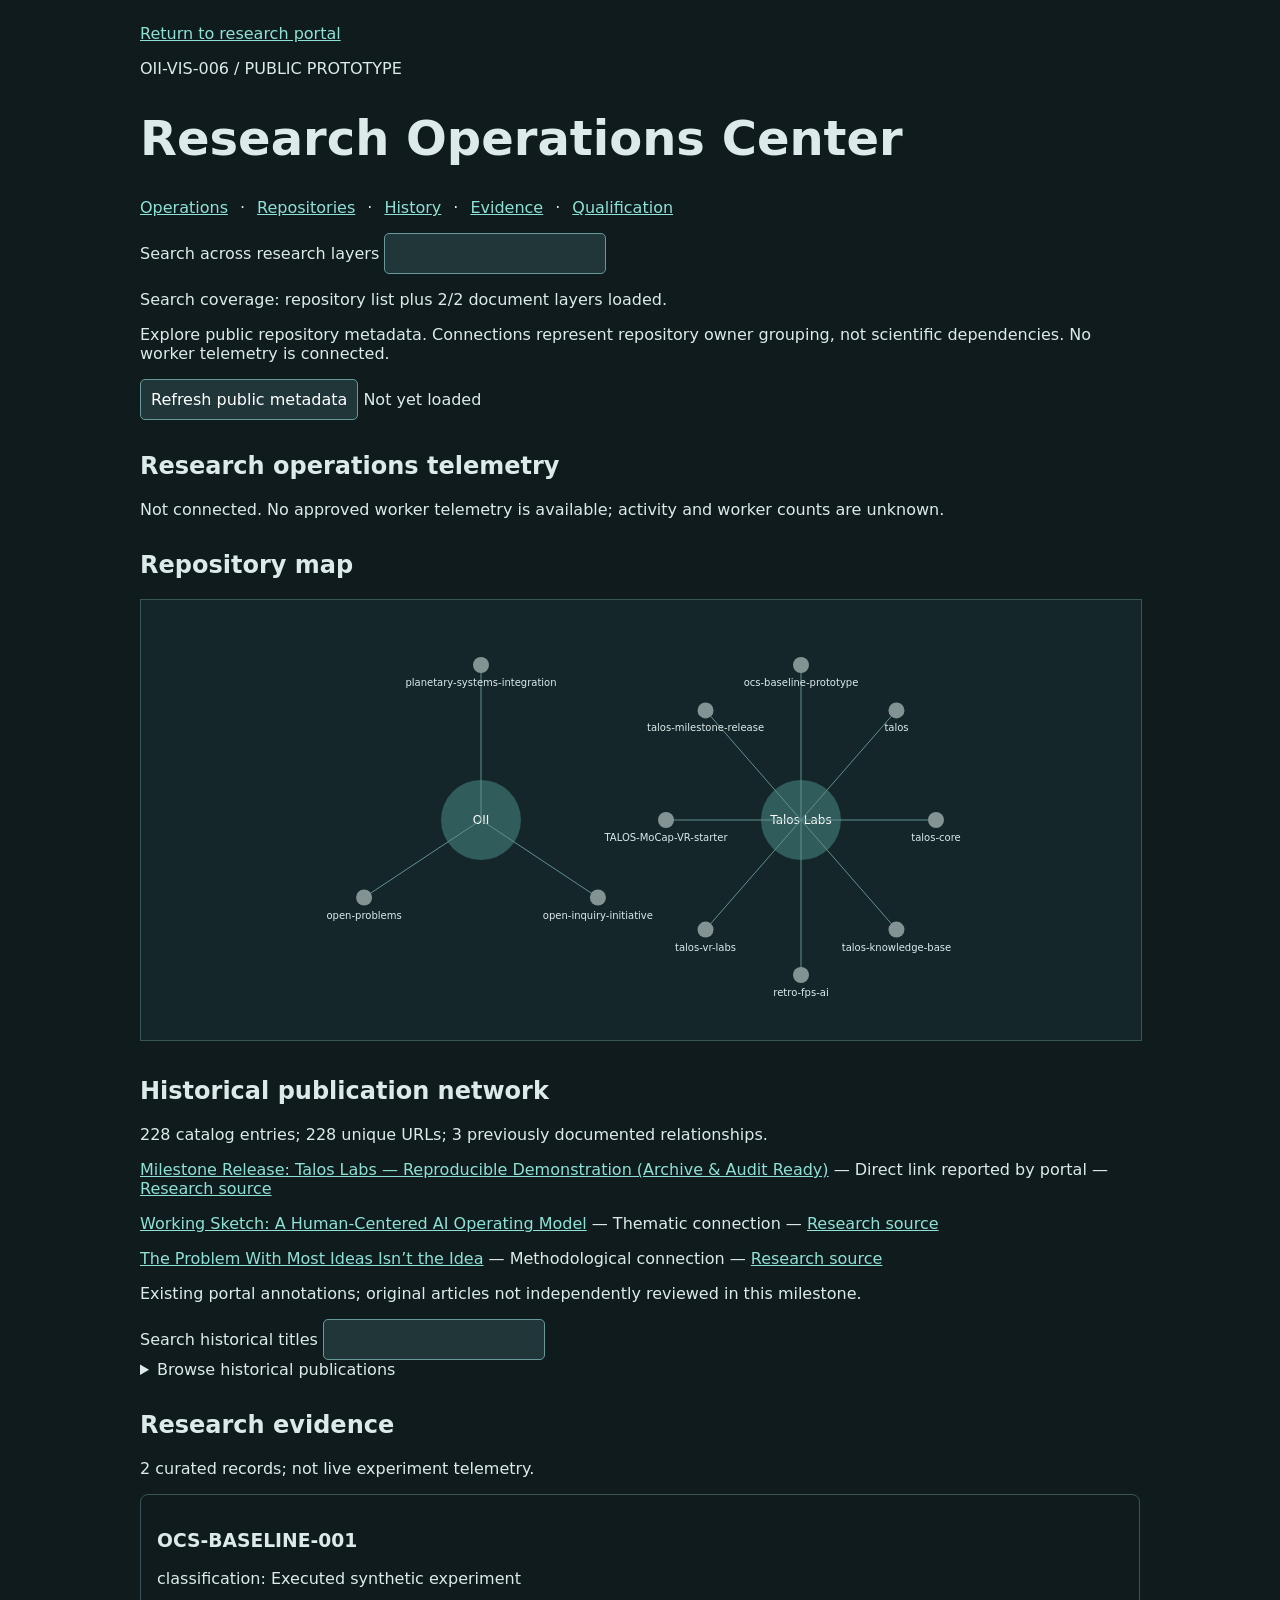
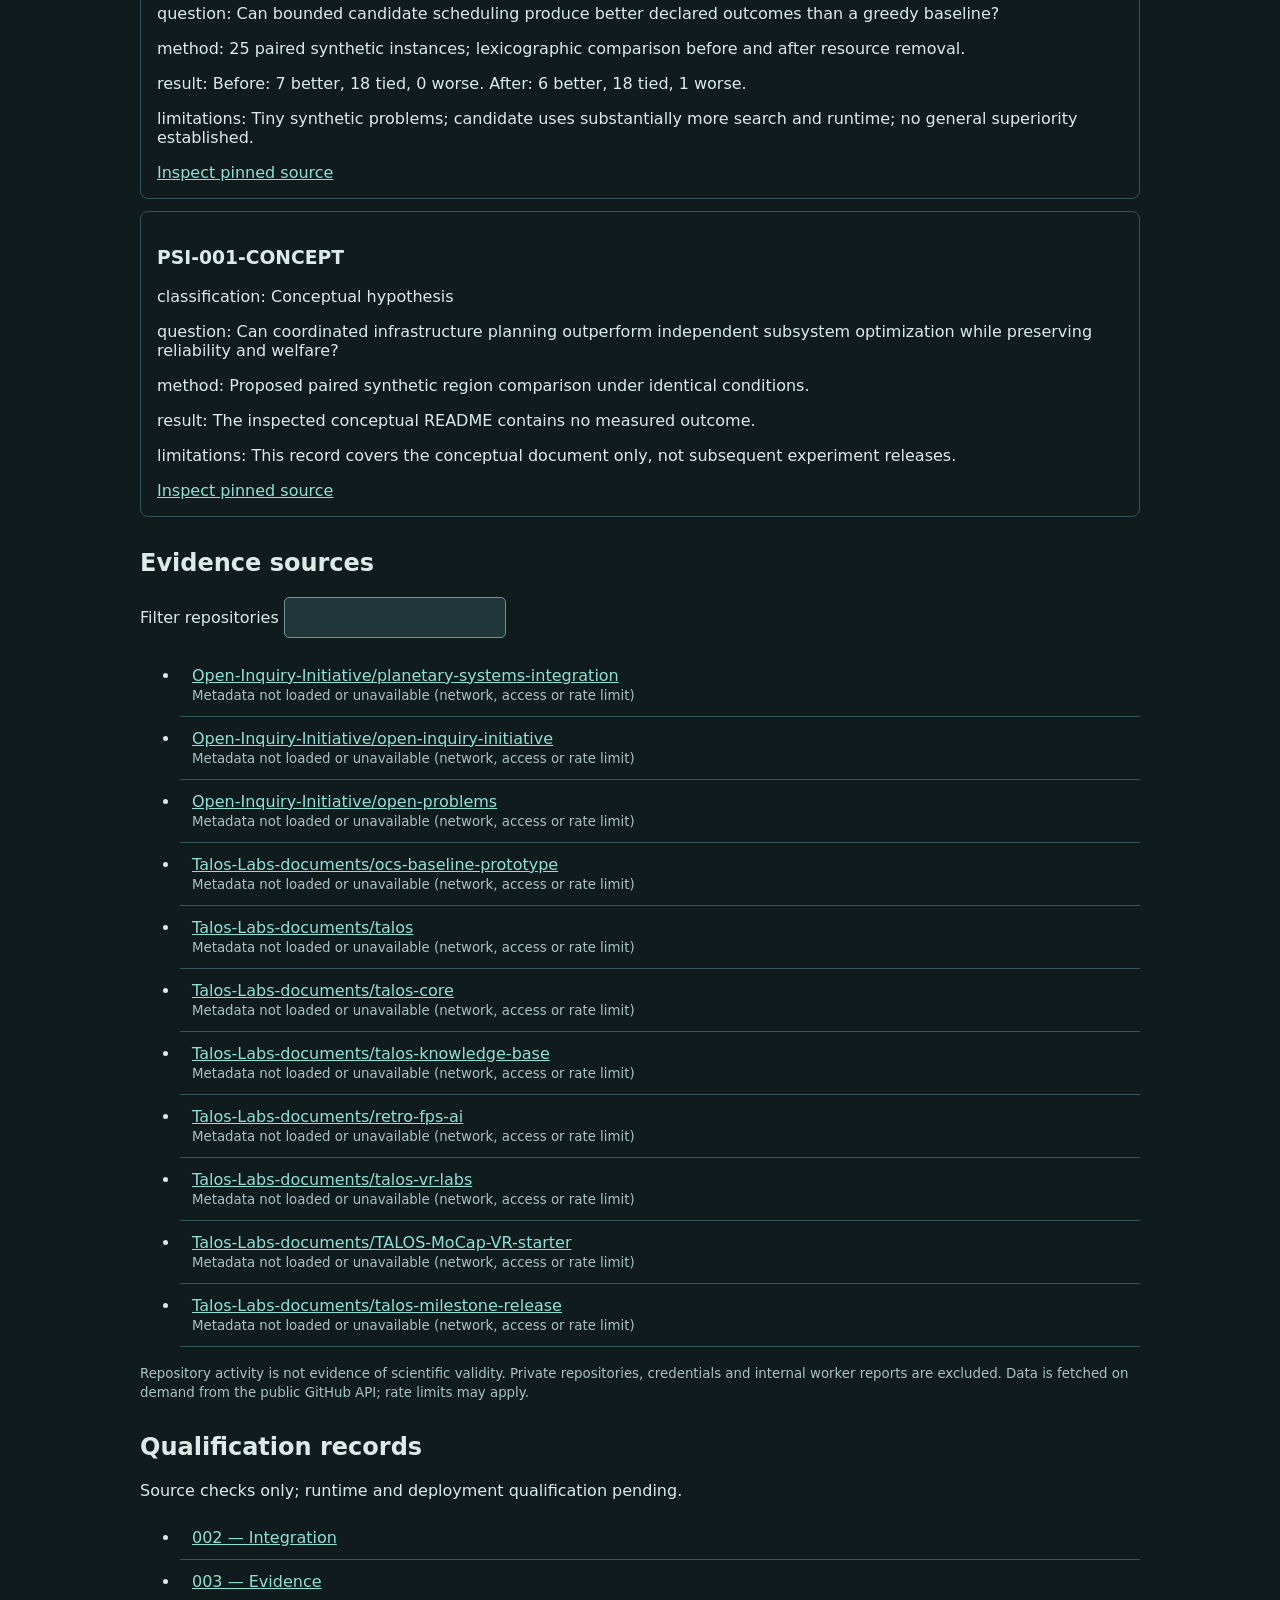
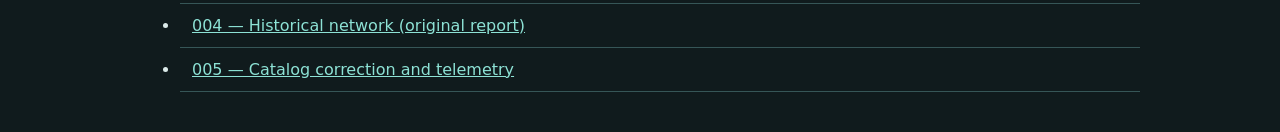
<file: observatory/index.html>
<!doctype html>
<html lang="en"><meta charset="utf-8"><meta name="viewport" content="width=device-width,initial-scale=1"><meta name="referrer" content="no-referrer"><title>OII Research Observatory</title>
<style>body{background:#101b1d;color:#dcebea;font:16px system-ui;margin:0;padding:24px}main{max-width:1000px;margin:auto}a{color:#8de2d5}button,input{font:inherit;padding:10px;background:#203638;color:white;border:1px solid #699;border-radius:5px}svg{width:100%;max-height:440px;background:#142629;border:1px solid #365657}li{padding:12px;border-bottom:1px solid #365657}small{color:#a9c3c2}h1{font-size:clamp(26px,5vw,48px)}:focus-visible{outline:3px solid gold}nav{display:flex;flex-wrap:wrap;gap:12px}article{border:1px solid #365657;padding:16px;margin:12px 0;border-radius:8px}input{max-width:100%;box-sizing:border-box}h2{margin-top:2rem}#search-results:empty{display:none}</style>
<main><a href="../">Return to research portal</a><p>OII-VIS-006 / PUBLIC PROTOTYPE</p><h1>Research Operations Center</h1><nav aria-label="Research sections"><a href="#operations">Operations</a> · <a href="#repositories">Repositories</a> · <a href="#history">History</a> · <a href="#evidence">Evidence</a> · <a href="#qualification">Qualification</a></nav><p><label for="global-search">Search across research layers</label> <input id="global-search" type="search"></p><p id="search-status" role="status"></p><ul id="search-results"></ul><p>Explore public repository metadata. Connections represent repository owner grouping, not scientific dependencies. No worker telemetry is connected.</p><button id="refresh">Refresh public metadata</button> <span id="status" role="status">Not yet loaded</span><h2 id="operations">Research operations telemetry</h2><p id="telemetry-status" role="status">Telemetry availability unknown.</p><h2 id="repositories">Repository map</h2><svg id="graph" viewBox="0 0 800 440" role="img" aria-label="Public repository owner grouping graph; equivalent links below"></svg><h2 id="history">Historical publication network</h2><p id="archive-status" role="status">Loading historical catalog…</p><section id="relationships"></section><label>Search historical titles <input id="archive-filter" type="search"></label><details><summary>Browse historical publications</summary><ul id="archive-results"></ul></details><h2 id="evidence">Research evidence</h2><p id="evidence-status" role="status">Loading evidence records…</p><section id="evidence-records"></section><h2>Evidence sources</h2><label>Filter repositories <input id="filter" type="search"></label><ul id="list"></ul><p><small>Repository activity is not evidence of scientific validity. Private repositories, credentials and internal worker reports are excluded. Data is fetched on demand from the public GitHub API; rate limits may apply.</small></p><h2 id="qualification">Qualification records</h2><p>Source checks only; runtime and deployment qualification pending.</p><ul><li><a href="QUALIFICATION.md">002 — Integration</a></li><li><a href="OII-VIS-003.md">003 — Evidence</a></li><li><a href="OII-VIS-004.md">004 — Historical network (original report)</a></li><li><a href="OII-VIS-005.md">005 — Catalog correction and telemetry</a></li></ul></main>
<script>
const sources=['Open-Inquiry-Initiative/planetary-systems-integration','Open-Inquiry-Initiative/open-inquiry-initiative','Open-Inquiry-Initiative/open-problems','Talos-Labs-documents/ocs-baseline-prototype','Talos-Labs-documents/talos','Talos-Labs-documents/talos-core','Talos-Labs-documents/talos-knowledge-base','Talos-Labs-documents/retro-fps-ai','Talos-Labs-documents/talos-vr-labs','Talos-Labs-documents/TALOS-MoCap-VR-starter','Talos-Labs-documents/talos-milestone-release'];let data=sources.map(name=>({name}));const el=id=>document.getElementById(id);const ns='http://www.w3.org/2000/svg';function shape(tag,attrs,label){const n=document.createElementNS(ns,tag);Object.entries(attrs).forEach(([k,v])=>n.setAttribute(k,v));if(label)n.textContent=label;el('graph').append(n);return n}function render(){const q=el('filter').value.toLowerCase();const rows=data.filter(d=>d.name.toLowerCase().includes(q));el('list').replaceChildren();el('graph').replaceChildren();const hubs=[{x:240,y:220,label:'OII'},{x:560,y:220,label:'Talos Labs'}];hubs.forEach(h=>{shape('circle',{cx:h.x,cy:h.y,r:40,fill:'#315c5c'});shape('text',{x:h.x,y:h.y+4,fill:'white','text-anchor':'middle','font-size':12},h.label)});const groups=[rows.filter(d=>d.name.startsWith('Open-')),rows.filter(d=>!d.name.startsWith('Open-'))];groups.forEach((g,j)=>g.forEach((d,i)=>{const h=hubs[j],a=i*2*Math.PI/g.length-Math.PI/2,x=h.x+135*Math.cos(a),y=h.y+155*Math.sin(a);shape('line',{x1:h.x,y1:h.y,x2:x,y2:y,stroke:'#628f8e'});shape('circle',{cx:x,cy:y,r:8,fill:d.updated?'#8de2d5':'#839393'});shape('text',{x,y:y+21,fill:'#dcebea','text-anchor':'middle','font-size':10},d.name.split('/')[1]);}));rows.forEach(d=>{const li=document.createElement('li'),a=document.createElement('a');a.href='https://github.com/'+d.name;a.textContent=d.name;li.append(a,document.createElement('br'));const s=document.createElement('small');s.textContent=d.updated?'GitHub metadata updated: '+d.updated+' | Last push: '+d.pushed:'Metadata not loaded or unavailable (network, access or rate limit)';li.append(s);el('list').append(li)})}async function refresh(){el('refresh').disabled=true;el('status').textContent='Fetching public metadata…';data=await Promise.all(sources.map(async name=>{try{const r=await fetch('https://api.github.com/repos/'+name,{credentials:'omit',signal:AbortSignal.timeout(10000)});if(!r.ok)throw Error();const d=await r.json();if(d.full_name?.toLowerCase()!==name.toLowerCase()||d.private!==false)throw Error();return {name,updated:d.updated_at,pushed:d.pushed_at}}catch{return {name}}}));render();el('status').textContent=data.filter(d=>d.updated).length+' / '+sources.length+' fetched at '+new Date().toISOString();el('refresh').disabled=false}el('refresh').addEventListener('click',refresh);el('filter').addEventListener('input',render);render();
async function loadEvidence(){try{const r=await fetch('evidence.json',{signal:AbortSignal.timeout(10000)});if(!r.ok)throw Error();const d=await r.json();if(d.schemaVersion!==1||!Array.isArray(d.records))throw Error();const fragment=document.createDocumentFragment();for(const record of d.records){const url=new URL(record.source);if(url.origin!=='https://github.com'||! /\/blob\/[a-f0-9]{40}\//.test(url.pathname))throw Error();const article=document.createElement('article');const h=document.createElement('h3');h.textContent=record.id;article.append(h);for(const key of ['classification','question','method','result','limitations']){if(typeof record[key]!=='string')throw Error();const p=document.createElement('p');p.textContent=key+': '+record[key];article.append(p)}const a=document.createElement('a');a.href=url.href;a.textContent='Inspect pinned source';article.append(a);fragment.append(article)}el('evidence-records').replaceChildren(fragment);el('evidence-status').textContent=d.records.length+' curated records; not live experiment telemetry.'}catch{el('evidence-status').textContent='Evidence records unavailable; no results inferred.'}}loadEvidence();
async function loadArchive(){try{const r=await fetch('publications.json',{signal:AbortSignal.timeout(10000)});if(!r.ok)throw Error();const d=await r.json();if(d.schemaVersion!==1||!Array.isArray(d.entries)||!Array.isArray(d.relationships))throw Error();function link(url,label,host){const u=new URL(url);if(u.protocol!=='https:'||u.hostname!==host)throw Error();const a=document.createElement('a');a.href=u.href;a.textContent=label;return a}const unique=new Map();for(const e of d.entries){link(e.url,e.title,'taloslabs.substack.com');if(!unique.has(e.url))unique.set(e.url,e)}const f=document.createDocumentFragment();for(const e of d.relationships){const p=document.createElement('p');p.append(link(e.publication,unique.get(e.publication)?.title||e.publication,'taloslabs.substack.com'),document.createTextNode(' — '+e.type+' — '),link(e.target,'Research source','github.com'));f.append(p)}const note=document.createElement('p');note.textContent=d.relationshipProvenance;f.append(note);el('relationships').replaceChildren(f);function show(){const q=el('archive-filter').value.toLowerCase();const f=document.createDocumentFragment();for(const e of unique.values()){if(!e.title.toLowerCase().includes(q))continue;const li=document.createElement('li');li.append(link(e.url,e.title,'taloslabs.substack.com'),document.createTextNode(' · '+e.date.slice(0,10)));f.append(li)}el('archive-results').replaceChildren(f)}el('archive-filter').addEventListener('input',show);show();el('archive-status').textContent=d.entries.length+' catalog entries; '+unique.size+' unique URLs; '+d.relationships.length+' previously documented relationships.'}catch{el('archive-status').textContent='Historical catalog unavailable; no relationships inferred.'}}loadArchive();
async function loadTelemetry(){try{const r=await fetch('telemetry.json',{signal:AbortSignal.timeout(10000)});if(!r.ok)throw Error();const d=await r.json();if(d.schemaVersion!==1||d.mode!=='not-connected'||d.asOf!==null||!Array.isArray(d.events)||d.events.length!==0)throw Error();el('telemetry-status').textContent='Not connected. No approved worker telemetry is available; activity and worker counts are unknown.'}catch{el('telemetry-status').textContent='Telemetry unavailable or unsupported. No worker activity inferred.'}}loadTelemetry();
const searchIndex=sources.map(name=>({label:name,kind:'Repository',url:'https://github.com/'+name,body:name}));let searchLoads=0;async function indexLayer(file,kind,convert){try{const r=await fetch(file,{signal:AbortSignal.timeout(10000)});if(!r.ok)throw Error();const d=await r.json();if(d.schemaVersion!==1)throw Error();const rows=convert(d);for(const row of rows){const u=new URL(row.url);if(u.protocol!=='https:'||!['github.com','taloslabs.substack.com'].includes(u.hostname))throw Error()}searchIndex.push(...rows);searchLoads++}catch{}showSearch()}function showSearch(){const q=el('global-search').value.trim().toLowerCase();el('search-results').replaceChildren();el('search-status').textContent='Search coverage: repository list plus '+searchLoads+'/2 document layers loaded.';if(!q)return;const rows=searchIndex.filter(x=>(x.label+' '+x.body).toLowerCase().includes(q));el('search-status').textContent+=' '+rows.length+' matches; showing up to 50.';for(const x of rows.slice(0,50)){const li=document.createElement('li'),a=document.createElement('a');a.href=x.url;a.textContent=x.label;li.append(document.createTextNode(x.kind+' — '),a);el('search-results').append(li)}}el('global-search').addEventListener('input',showSearch);showSearch();indexLayer('evidence.json','Evidence',d=>d.records.map(x=>({label:x.id,kind:'Evidence',url:x.source,body:[x.question,x.method,x.result,x.limitations].join(' ')})));indexLayer('publications.json','Publication',d=>d.entries.map(x=>({label:x.title,kind:'Publication',url:x.url,body:x.date})));
</script></html>
</file>
<file: styles.css>
:root {
  color-scheme: light;
  --ink: #192a30;
  --muted: #455b61;
  --paper: #f7faf9;
  --line: #cbd9d8;
  --accent: #146957;
  --dark: #12332e;
}
* { box-sizing: border-box; }
body { margin: 0; background: var(--paper); color: var(--ink); font: 1rem/1.6 system-ui, sans-serif; }
a { color: var(--accent); text-underline-offset: .2em; overflow-wrap: anywhere; }
a:focus-visible { outline: .2rem solid currentColor; outline-offset: .25rem; }
.wrap { width: min(71rem, 100% - 2.5rem); margin-inline: auto; }
.skip { position: absolute; top: .5rem; left: .5rem; z-index: 2; padding: .5rem 1rem; background: white; transform: translateY(-150%); }
.skip:focus { transform: none; }
.top { background: #fff; }
.masthead { display: flex; flex-wrap: wrap; align-items: center; justify-content: space-between; gap: .5rem 2rem; padding-block: .75rem; }
.masthead p { margin: 0; }
.wordmark { font-weight: 750; color: var(--ink); }
nav { display: flex; flex-wrap: wrap; gap: .25rem 1.35rem; }
nav a, .masthead > a { padding-block: .45rem; }
.hero { background: var(--dark); color: white; padding-block: clamp(3rem, 8vw, 7rem); }
.label { color: #a9e0ce; font-weight: 650; letter-spacing: .09em; text-transform: uppercase; font-size: .875rem; }
h1, h2 { font-family: Georgia, serif; line-height: 1.05; font-weight: 500; }
h1 { font-size: clamp(2.7rem, 9vw, 6.7rem); margin: .2em 0; letter-spacing: -.045em; }
h2 { font-size: clamp(2rem, 5vw, 3.4rem); margin: 0 0 .45em; letter-spacing: -.03em; }
h3 { line-height: 1.25; }
.intro { max-width: 42rem; font-size: clamp(1rem, 2.5vw, 1.25rem); color: #e1f0ec; }
.button { display: inline-block; padding: .65rem 1.15rem; margin-top: .65rem; border-radius: .3rem; background: #dcf6ec; color: var(--dark); font-weight: 700; }
.button:focus-visible { outline-color: white; }
.section { padding-block: clamp(2.5rem, 6vw, 5rem); }
.section > p { max-width: 70ch; color: var(--muted); }
.group { margin-top: 2.2rem; }
.cards, .guide { display: grid; grid-template-columns: repeat(auto-fit, minmax(min(100%, 16rem), 1fr)); gap: .85rem; }
.cards { padding: 0; list-style: none; }
.card, .guide div { background: white; border: 1px solid var(--line); border-radius: .5rem; padding: 1.15rem; }
.card h4 { margin: .4rem 0; line-height: 1.3; }
.card p { margin: .4rem 0 0; }
.status { color: var(--muted); font-size: .9rem; font-weight: 650; }
.archive { background: #e6f1ee; }
details { margin-block: .5rem; border: 1px solid var(--line); border-radius: .5rem; background: white; }
summary { cursor: pointer; font-weight: 700; padding: .85rem 1rem; }
summary:focus-visible { outline: .2rem solid var(--accent); outline-offset: .15rem; }
details .archive-list { margin: 0 1rem 1rem; }
.archive-list { margin-top: 1.5rem; padding-left: 1.35rem; }
.archive-list li { padding: .8rem 0; border-bottom: 1px solid var(--line); }
.archive-list p { margin: .15rem 0; }
dt { font-weight: 750; }
dd { margin: .3rem 0 0; }
footer { border-top: 1px solid var(--line); }
</file>
